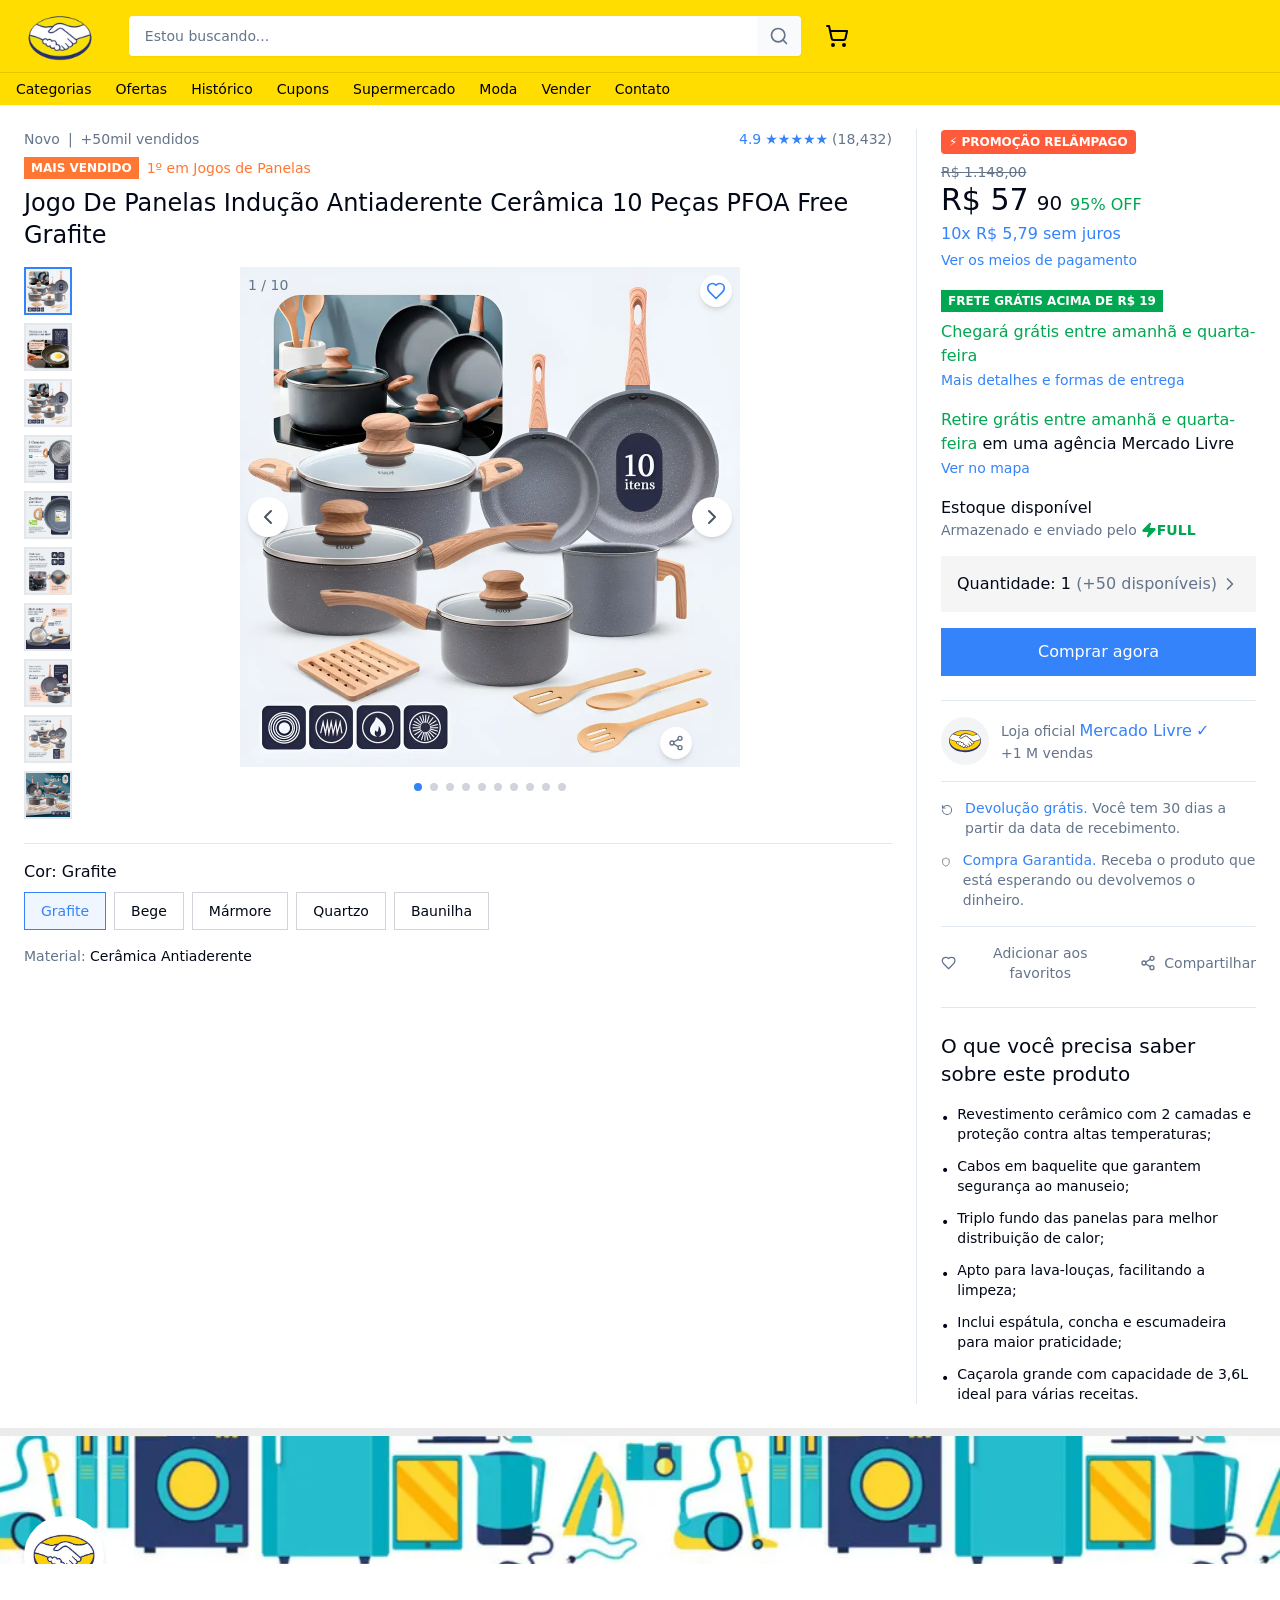
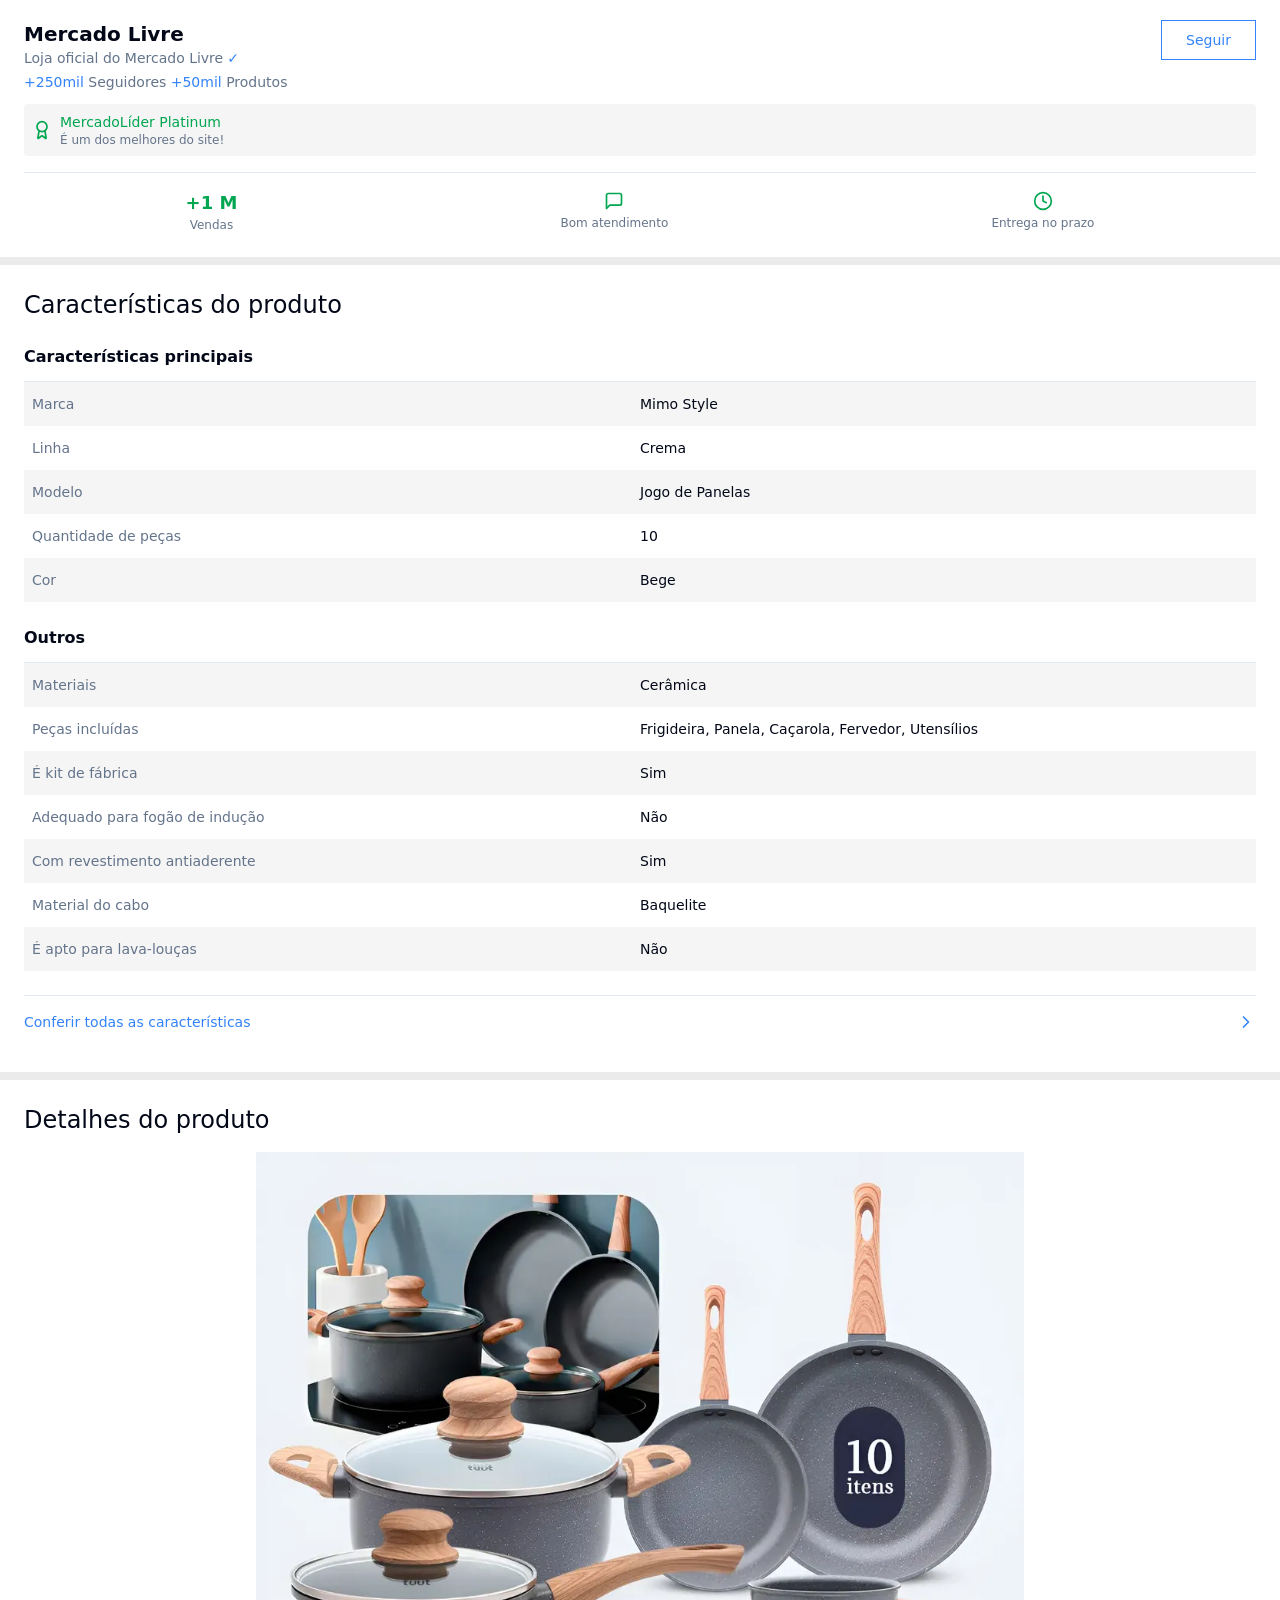
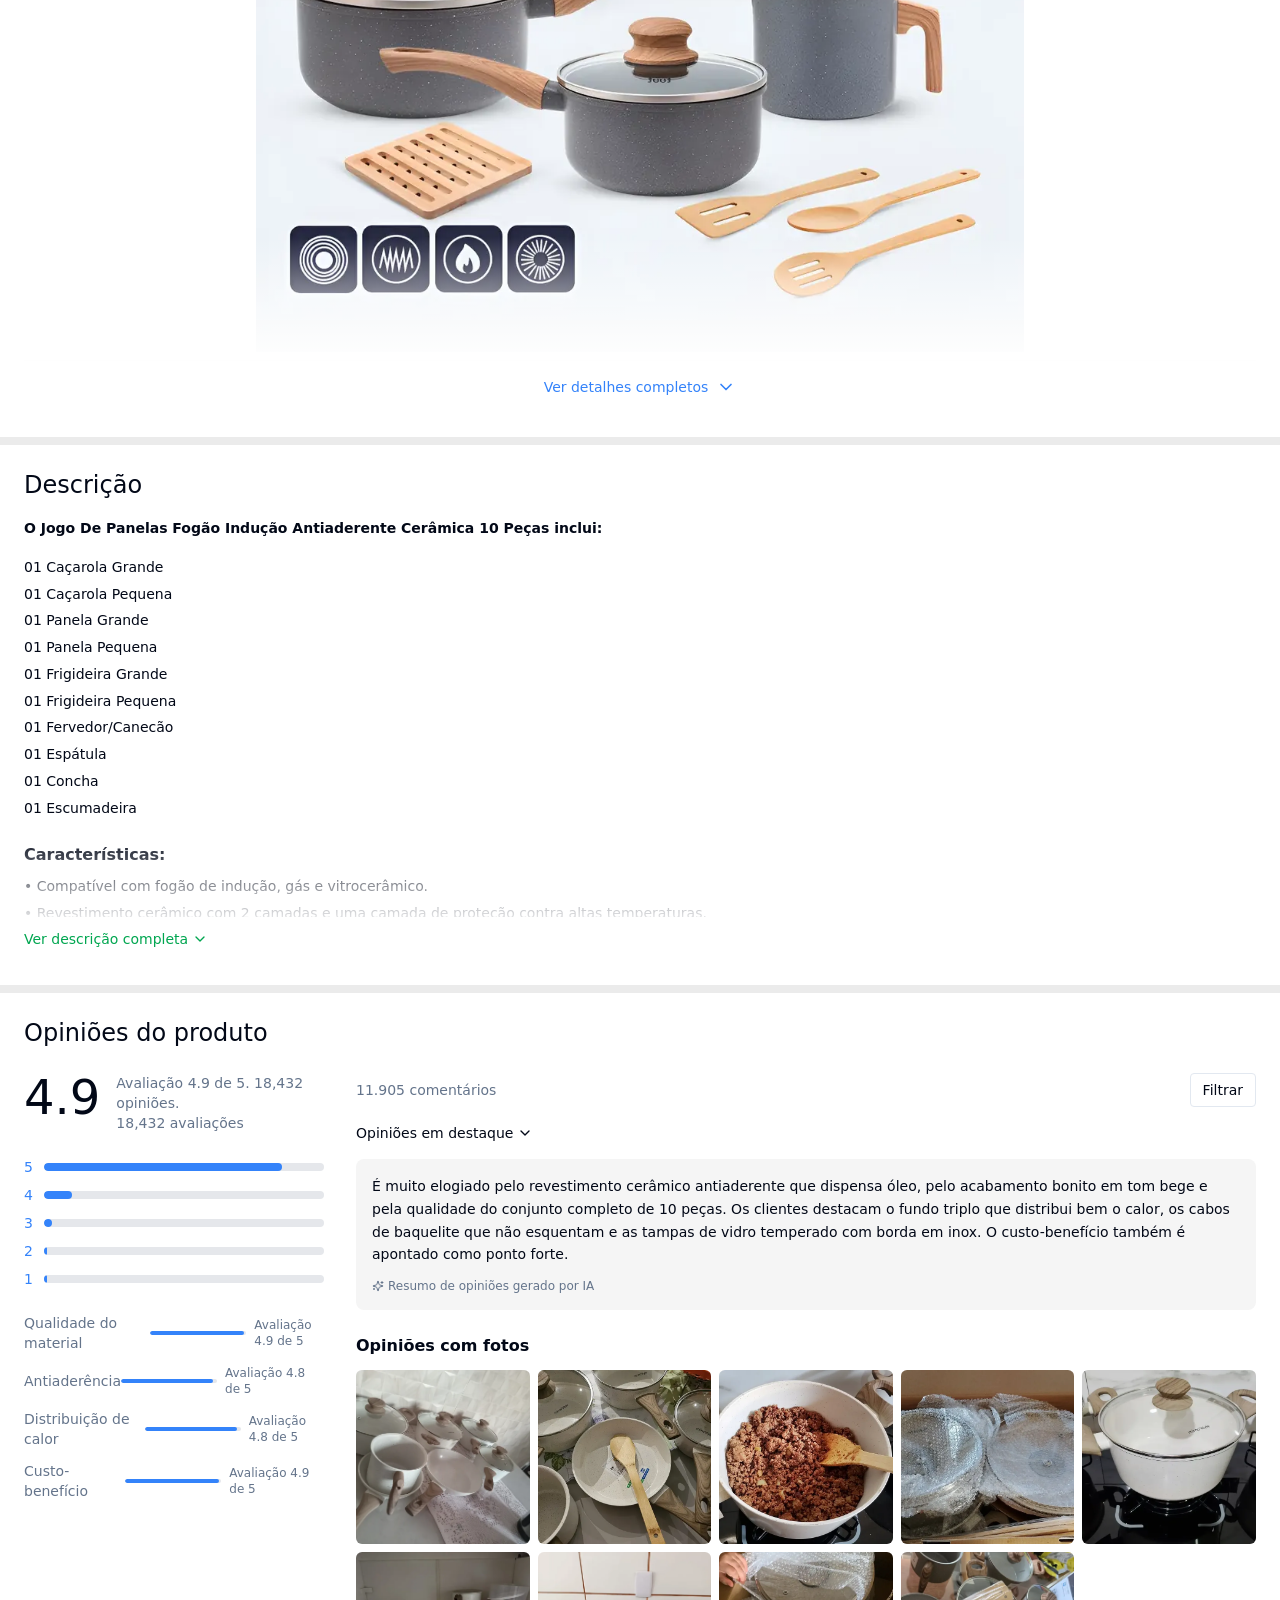
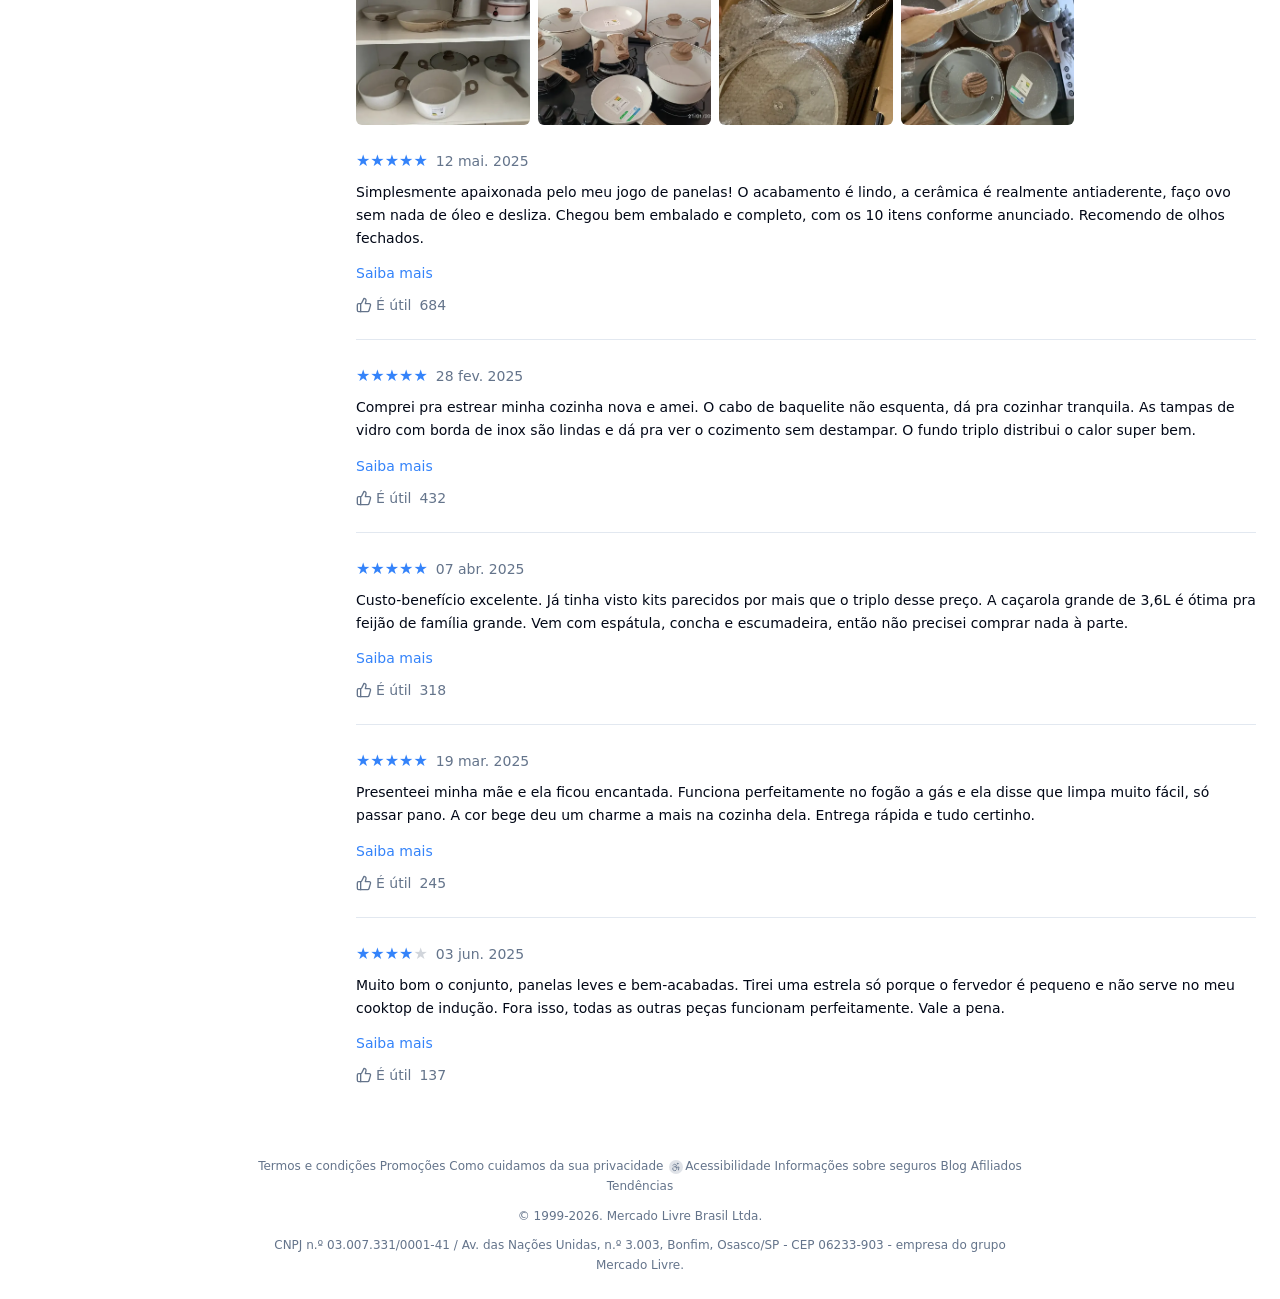
<file: index.htm>
﻿<!doctype html>
<html lang="en">
  <head>
    <meta charset="UTF-8">
    <meta name="viewport" content="width=device-width, initial-scale=1.0">
    <!-- TODO: Set the document title to the name of your application -->
    <title>Lovable App</title>
    <meta name="description" content="This application provides a customizable footer for e-commerce websites, allowing for easy integration of essential navigation and branding elements.">
    <meta name="author" content="Lovable">

    <!-- TODO: Update og:title to match your application name -->
    
    
    <meta property="og:type" content="website">
    <meta property="og:image" content="/og-image.webp">

    <meta name="twitter:card" content="summary_large_image">
    <meta name="twitter:site" content="@Lovable">
    <meta name="twitter:image" content="/og-image.webp">
  <meta property="og:title" content="Lovable App">
  <meta name="twitter:title" content="Lovable App">
  <meta property="og:description" content="This application provides a customizable footer for e-commerce websites, allowing for easy integration of essential navigation and branding elements.">
  <meta name="twitter:description" content="This application provides a customizable footer for e-commerce websites, allowing for easy integration of essential navigation and branding elements.">

    <!-- Microsoft Clarity -->
    <script type="text/javascript">
      (function(c,l,a,r,i,t,y){
          c[a]=c[a]||function(){(c[a].q=c[a].q||[]).push(arguments)};
          t=l.createElement(r);t.async=1;t.src="https://www.clarity.ms/tag/"+i;
          y=l.getElementsByTagName(r)[0];y.parentNode.insertBefore(t,y);
      })(window, document, "clarity", "script", "xtnrcmjqo5");
    </script>

    <!-- TikTok Pixel Code Start -->
    <script>
    !function (w, d, t) {
      w.TiktokAnalyticsObject=t;var ttq=w[t]=w[t]||[];ttq.methods=["page","track","identify","instances","debug","on","off","once","ready","alias","group","enableCookie","disableCookie","holdConsent","revokeConsent","grantConsent"],ttq.setAndDefer=function(t,e){t[e]=function(){t.push([e].concat(Array.prototype.slice.call(arguments,0)))}};for(var i=0;i<ttq.methods.length;i++)ttq.setAndDefer(ttq,ttq.methods[i]);ttq.instance=function(t){for(
      var e=ttq._i[t]||[],n=0;n<ttq.methods.length;n++)ttq.setAndDefer(e,ttq.methods[n]);return e},ttq.load=function(e,n){var r="https://analytics.tiktok.com/i18n/pixel/events.js",o=n&&n.partner;ttq._i=ttq._i||{},ttq._i[e]=[],ttq._i[e]._u=r,ttq._t=ttq._t||{},ttq._t[e]=+new Date,ttq._o=ttq._o||{},ttq._o[e]=n||{};n=document.createElement("script")
      ;n.type="text/javascript",n.async=!0,n.src=r+"?sdkid="+e+"&lib="+t;e=document.getElementsByTagName("script")[0];e.parentNode.insertBefore(n,e)};
      ttq.load('D7IP0BBC77U32HD1FV0G');
      ttq.page();
    }(window, document, 'ttq');
    </script>
    <!-- TikTok Pixel Code End -->
    <script type="module" crossorigin="" src="assets/index-jTU0cIz-.js"></script>
    <link rel="stylesheet" crossorigin="" href="assets/index-RZ6-RZSa.css">
  </head>


  <body>
    <div id="root"></div>
  </body>
</html>
</file>
<file: assets/index-RZ6-RZSa.css>
*,:before,:after{--tw-border-spacing-x: 0;--tw-border-spacing-y: 0;--tw-translate-x: 0;--tw-translate-y: 0;--tw-rotate: 0;--tw-skew-x: 0;--tw-skew-y: 0;--tw-scale-x: 1;--tw-scale-y: 1;--tw-pan-x: ;--tw-pan-y: ;--tw-pinch-zoom: ;--tw-scroll-snap-strictness: proximity;--tw-gradient-from-position: ;--tw-gradient-via-position: ;--tw-gradient-to-position: ;--tw-ordinal: ;--tw-slashed-zero: ;--tw-numeric-figure: ;--tw-numeric-spacing: ;--tw-numeric-fraction: ;--tw-ring-inset: ;--tw-ring-offset-width: 0px;--tw-ring-offset-color: #fff;--tw-ring-color: rgb(59 130 246 / .5);--tw-ring-offset-shadow: 0 0 #0000;--tw-ring-shadow: 0 0 #0000;--tw-shadow: 0 0 #0000;--tw-shadow-colored: 0 0 #0000;--tw-blur: ;--tw-brightness: ;--tw-contrast: ;--tw-grayscale: ;--tw-hue-rotate: ;--tw-invert: ;--tw-saturate: ;--tw-sepia: ;--tw-drop-shadow: ;--tw-backdrop-blur: ;--tw-backdrop-brightness: ;--tw-backdrop-contrast: ;--tw-backdrop-grayscale: ;--tw-backdrop-hue-rotate: ;--tw-backdrop-invert: ;--tw-backdrop-opacity: ;--tw-backdrop-saturate: ;--tw-backdrop-sepia: ;--tw-contain-size: ;--tw-contain-layout: ;--tw-contain-paint: ;--tw-contain-style: }::backdrop{--tw-border-spacing-x: 0;--tw-border-spacing-y: 0;--tw-translate-x: 0;--tw-translate-y: 0;--tw-rotate: 0;--tw-skew-x: 0;--tw-skew-y: 0;--tw-scale-x: 1;--tw-scale-y: 1;--tw-pan-x: ;--tw-pan-y: ;--tw-pinch-zoom: ;--tw-scroll-snap-strictness: proximity;--tw-gradient-from-position: ;--tw-gradient-via-position: ;--tw-gradient-to-position: ;--tw-ordinal: ;--tw-slashed-zero: ;--tw-numeric-figure: ;--tw-numeric-spacing: ;--tw-numeric-fraction: ;--tw-ring-inset: ;--tw-ring-offset-width: 0px;--tw-ring-offset-color: #fff;--tw-ring-color: rgb(59 130 246 / .5);--tw-ring-offset-shadow: 0 0 #0000;--tw-ring-shadow: 0 0 #0000;--tw-shadow: 0 0 #0000;--tw-shadow-colored: 0 0 #0000;--tw-blur: ;--tw-brightness: ;--tw-contrast: ;--tw-grayscale: ;--tw-hue-rotate: ;--tw-invert: ;--tw-saturate: ;--tw-sepia: ;--tw-drop-shadow: ;--tw-backdrop-blur: ;--tw-backdrop-brightness: ;--tw-backdrop-contrast: ;--tw-backdrop-grayscale: ;--tw-backdrop-hue-rotate: ;--tw-backdrop-invert: ;--tw-backdrop-opacity: ;--tw-backdrop-saturate: ;--tw-backdrop-sepia: ;--tw-contain-size: ;--tw-contain-layout: ;--tw-contain-paint: ;--tw-contain-style: }*,:before,:after{box-sizing:border-box;border-width:0;border-style:solid;border-color:#e5e7eb}:before,:after{--tw-content: ""}html,:host{line-height:1.5;-webkit-text-size-adjust:100%;-moz-tab-size:4;-o-tab-size:4;tab-size:4;font-family:ui-sans-serif,system-ui,sans-serif,"Apple Color Emoji","Segoe UI Emoji",Segoe UI Symbol,"Noto Color Emoji";font-feature-settings:normal;font-variation-settings:normal;-webkit-tap-highlight-color:transparent}body{margin:0;line-height:inherit}hr{height:0;color:inherit;border-top-width:1px}abbr:where([title]){-webkit-text-decoration:underline dotted;text-decoration:underline dotted}h1,h2,h3,h4,h5,h6{font-size:inherit;font-weight:inherit}a{color:inherit;text-decoration:inherit}b,strong{font-weight:bolder}code,kbd,samp,pre{font-family:ui-monospace,SFMono-Regular,Menlo,Monaco,Consolas,Liberation Mono,Courier New,monospace;font-feature-settings:normal;font-variation-settings:normal;font-size:1em}small{font-size:80%}sub,sup{font-size:75%;line-height:0;position:relative;vertical-align:baseline}sub{bottom:-.25em}sup{top:-.5em}table{text-indent:0;border-color:inherit;border-collapse:collapse}button,input,optgroup,select,textarea{font-family:inherit;font-feature-settings:inherit;font-variation-settings:inherit;font-size:100%;font-weight:inherit;line-height:inherit;letter-spacing:inherit;color:inherit;margin:0;padding:0}button,select{text-transform:none}button,input:where([type=button]),input:where([type=reset]),input:where([type=submit]){-webkit-appearance:button;background-color:transparent;background-image:none}:-moz-focusring{outline:auto}:-moz-ui-invalid{box-shadow:none}progress{vertical-align:baseline}::-webkit-inner-spin-button,::-webkit-outer-spin-button{height:auto}[type=search]{-webkit-appearance:textfield;outline-offset:-2px}::-webkit-search-decoration{-webkit-appearance:none}::-webkit-file-upload-button{-webkit-appearance:button;font:inherit}summary{display:list-item}blockquote,dl,dd,h1,h2,h3,h4,h5,h6,hr,figure,p,pre{margin:0}fieldset{margin:0;padding:0}legend{padding:0}ol,ul,menu{list-style:none;margin:0;padding:0}dialog{padding:0}textarea{resize:vertical}input::-moz-placeholder,textarea::-moz-placeholder{opacity:1;color:#9ca3af}input::placeholder,textarea::placeholder{opacity:1;color:#9ca3af}button,[role=button]{cursor:pointer}:disabled{cursor:default}img,svg,video,canvas,audio,iframe,embed,object{display:block;vertical-align:middle}img,video{max-width:100%;height:auto}[hidden]:where(:not([hidden=until-found])){display:none}:root{--background: 0 0% 100%;--foreground: 222.2 84% 4.9%;--card: 0 0% 100%;--card-foreground: 222.2 84% 4.9%;--popover: 0 0% 100%;--popover-foreground: 222.2 84% 4.9%;--primary: 222.2 47.4% 11.2%;--primary-foreground: 210 40% 98%;--secondary: 210 40% 96.1%;--secondary-foreground: 222.2 47.4% 11.2%;--muted: 210 40% 96.1%;--muted-foreground: 215.4 16.3% 46.9%;--accent: 210 40% 96.1%;--accent-foreground: 222.2 47.4% 11.2%;--destructive: 0 84.2% 60.2%;--destructive-foreground: 210 40% 98%;--border: 214.3 31.8% 91.4%;--input: 214.3 31.8% 91.4%;--ring: 222.2 84% 4.9%;--radius: .5rem;--brand: 52 100% 50%;--brand-foreground: 0 0% 0%;--footer: 0 0% 93%;--footer-foreground: 0 0% 20%;--footer-border: 0 0% 85%;--footer-title: 0 0% 20%;--footer-link: 0 0% 40%;--footer-link-hover: 52 100% 40%;--footer-muted: 0 0% 55%;--sidebar-background: 0 0% 98%;--sidebar-foreground: 240 5.3% 26.1%;--sidebar-primary: 240 5.9% 10%;--sidebar-primary-foreground: 0 0% 98%;--sidebar-accent: 240 4.8% 95.9%;--sidebar-accent-foreground: 240 5.9% 10%;--sidebar-border: 220 13% 91%;--sidebar-ring: 217.2 91.2% 59.8%}*{border-color:hsl(var(--border))}body{background-color:hsl(var(--background));color:hsl(var(--foreground))}html,body{overflow-x:hidden;max-width:100vw}#root{max-width:100vw;overflow-x:hidden}.container{width:100%;margin-right:auto;margin-left:auto;padding-right:2rem;padding-left:2rem}@media (min-width: 1400px){.container{max-width:1400px}}.sr-only{position:absolute;width:1px;height:1px;padding:0;margin:-1px;overflow:hidden;clip:rect(0,0,0,0);white-space:nowrap;border-width:0}.pointer-events-none{pointer-events:none}.pointer-events-auto{pointer-events:auto}.visible{visibility:visible}.invisible{visibility:hidden}.fixed{position:fixed}.absolute{position:absolute}.relative{position:relative}.sticky{position:sticky}.inset-0{top:0;right:0;bottom:0;left:0}.inset-x-0{left:0;right:0}.inset-y-0{top:0;bottom:0}.-bottom-12{bottom:-3rem}.-bottom-8{bottom:-2rem}.-left-12{left:-3rem}.-right-12{right:-3rem}.-top-12{top:-3rem}.bottom-0{bottom:0}.bottom-12{bottom:3rem}.bottom-2{bottom:.5rem}.bottom-8{bottom:2rem}.left-0{left:0}.left-1{left:.25rem}.left-1\/2{left:50%}.left-2{left:.5rem}.left-4{left:1rem}.left-\[50\%\]{left:50%}.right-0{right:0}.right-1{right:.25rem}.right-12{right:3rem}.right-2{right:.5rem}.right-3{right:.75rem}.right-4{right:1rem}.top-0{top:0}.top-1\.5{top:.375rem}.top-1\/2{top:50%}.top-2{top:.5rem}.top-3\.5{top:.875rem}.top-4{top:1rem}.top-\[1px\]{top:1px}.top-\[50\%\]{top:50%}.top-\[60\%\]{top:60%}.top-full{top:100%}.z-10{z-index:10}.z-20{z-index:20}.z-50{z-index:50}.z-\[100\]{z-index:100}.z-\[1\]{z-index:1}.-mx-1{margin-left:-.25rem;margin-right:-.25rem}.-mx-4{margin-left:-1rem;margin-right:-1rem}.mx-0\.5{margin-left:.125rem;margin-right:.125rem}.mx-2{margin-left:.5rem;margin-right:.5rem}.mx-3\.5{margin-left:.875rem;margin-right:.875rem}.mx-auto{margin-left:auto;margin-right:auto}.my-1{margin-top:.25rem;margin-bottom:.25rem}.-ml-2{margin-left:-.5rem}.-ml-3{margin-left:-.75rem}.-ml-4{margin-left:-1rem}.-mr-2{margin-right:-.5rem}.-mr-3{margin-right:-.75rem}.-mt-4{margin-top:-1rem}.mb-1{margin-bottom:.25rem}.mb-2{margin-bottom:.5rem}.mb-3{margin-bottom:.75rem}.mb-4{margin-bottom:1rem}.mb-6{margin-bottom:1.5rem}.ml-1{margin-left:.25rem}.ml-auto{margin-left:auto}.mr-2{margin-right:.5rem}.mt-0\.5{margin-top:.125rem}.mt-1{margin-top:.25rem}.mt-1\.5{margin-top:.375rem}.mt-2{margin-top:.5rem}.mt-24{margin-top:6rem}.mt-3{margin-top:.75rem}.mt-4{margin-top:1rem}.mt-6{margin-top:1.5rem}.mt-8{margin-top:2rem}.mt-auto{margin-top:auto}.line-clamp-2{overflow:hidden;display:-webkit-box;-webkit-box-orient:vertical;-webkit-line-clamp:2}.block{display:block}.inline-block{display:inline-block}.flex{display:flex}.inline-flex{display:inline-flex}.table{display:table}.grid{display:grid}.hidden{display:none}.aspect-square{aspect-ratio:1 / 1}.size-4{width:1rem;height:1rem}.h-1{height:.25rem}.h-1\.5{height:.375rem}.h-10{height:2.5rem}.h-11{height:2.75rem}.h-12{height:3rem}.h-16{height:4rem}.h-2{height:.5rem}.h-2\.5{height:.625rem}.h-24{height:6rem}.h-3{height:.75rem}.h-3\.5{height:.875rem}.h-32{height:8rem}.h-4{height:1rem}.h-5{height:1.25rem}.h-6{height:1.5rem}.h-7{height:1.75rem}.h-8{height:2rem}.h-9{height:2.25rem}.h-\[100px\]{height:100px}.h-\[1px\]{height:1px}.h-\[var\(--radix-navigation-menu-viewport-height\)\]{height:var(--radix-navigation-menu-viewport-height)}.h-\[var\(--radix-select-trigger-height\)\]{height:var(--radix-select-trigger-height)}.h-auto{height:auto}.h-full{height:100%}.h-px{height:1px}.h-svh{height:100svh}.max-h-96{max-height:24rem}.max-h-\[300px\]{max-height:300px}.max-h-\[400px\]{max-height:400px}.max-h-\[800px\]{max-height:800px}.max-h-none{max-height:none}.max-h-screen{max-height:100vh}.min-h-0{min-height:0px}.min-h-\[40px\]{min-height:40px}.min-h-\[80px\]{min-height:80px}.min-h-screen{min-height:100vh}.min-h-svh{min-height:100svh}.w-1\/2{width:50%}.w-10{width:2.5rem}.w-11{width:2.75rem}.w-12{width:3rem}.w-16{width:4rem}.w-2{width:.5rem}.w-2\.5{width:.625rem}.w-24{width:6rem}.w-3{width:.75rem}.w-3\.5{width:.875rem}.w-3\/4{width:75%}.w-4{width:1rem}.w-5{width:1.25rem}.w-6{width:1.5rem}.w-64{width:16rem}.w-7{width:1.75rem}.w-72{width:18rem}.w-8{width:2rem}.w-9{width:2.25rem}.w-\[--sidebar-width\]{width:var(--sidebar-width)}.w-\[100px\]{width:100px}.w-\[170px\]{width:170px}.w-\[1px\]{width:1px}.w-\[280px\]{width:280px}.w-auto{width:auto}.w-full{width:100%}.w-max{width:-moz-max-content;width:max-content}.w-px{width:1px}.min-w-0{min-width:0px}.min-w-5{min-width:1.25rem}.min-w-\[12rem\]{min-width:12rem}.min-w-\[8rem\]{min-width:8rem}.min-w-\[var\(--radix-select-trigger-width\)\]{min-width:var(--radix-select-trigger-width)}.max-w-2xl{max-width:42rem}.max-w-3xl{max-width:48rem}.max-w-\[--skeleton-width\]{max-width:var(--skeleton-width)}.max-w-\[500px\]{max-width:500px}.max-w-\[768px\]{max-width:768px}.max-w-lg{max-width:32rem}.max-w-max{max-width:-moz-max-content;max-width:max-content}.max-w-md{max-width:28rem}.flex-1{flex:1 1 0%}.flex-shrink-0,.shrink-0{flex-shrink:0}.grow{flex-grow:1}.grow-0{flex-grow:0}.basis-full{flex-basis:100%}.caption-bottom{caption-side:bottom}.border-collapse{border-collapse:collapse}.-translate-x-1\/2{--tw-translate-x: -50%;transform:translate(var(--tw-translate-x),var(--tw-translate-y)) rotate(var(--tw-rotate)) skew(var(--tw-skew-x)) skewY(var(--tw-skew-y)) scaleX(var(--tw-scale-x)) scaleY(var(--tw-scale-y))}.-translate-x-px{--tw-translate-x: -1px;transform:translate(var(--tw-translate-x),var(--tw-translate-y)) rotate(var(--tw-rotate)) skew(var(--tw-skew-x)) skewY(var(--tw-skew-y)) scaleX(var(--tw-scale-x)) scaleY(var(--tw-scale-y))}.-translate-y-1\/2{--tw-translate-y: -50%;transform:translate(var(--tw-translate-x),var(--tw-translate-y)) rotate(var(--tw-rotate)) skew(var(--tw-skew-x)) skewY(var(--tw-skew-y)) scaleX(var(--tw-scale-x)) scaleY(var(--tw-scale-y))}.translate-x-\[-50\%\]{--tw-translate-x: -50%;transform:translate(var(--tw-translate-x),var(--tw-translate-y)) rotate(var(--tw-rotate)) skew(var(--tw-skew-x)) skewY(var(--tw-skew-y)) scaleX(var(--tw-scale-x)) scaleY(var(--tw-scale-y))}.translate-x-px{--tw-translate-x: 1px;transform:translate(var(--tw-translate-x),var(--tw-translate-y)) rotate(var(--tw-rotate)) skew(var(--tw-skew-x)) skewY(var(--tw-skew-y)) scaleX(var(--tw-scale-x)) scaleY(var(--tw-scale-y))}.translate-y-\[-50\%\]{--tw-translate-y: -50%;transform:translate(var(--tw-translate-x),var(--tw-translate-y)) rotate(var(--tw-rotate)) skew(var(--tw-skew-x)) skewY(var(--tw-skew-y)) scaleX(var(--tw-scale-x)) scaleY(var(--tw-scale-y))}.rotate-180{--tw-rotate: 180deg;transform:translate(var(--tw-translate-x),var(--tw-translate-y)) rotate(var(--tw-rotate)) skew(var(--tw-skew-x)) skewY(var(--tw-skew-y)) scaleX(var(--tw-scale-x)) scaleY(var(--tw-scale-y))}.rotate-45{--tw-rotate: 45deg;transform:translate(var(--tw-translate-x),var(--tw-translate-y)) rotate(var(--tw-rotate)) skew(var(--tw-skew-x)) skewY(var(--tw-skew-y)) scaleX(var(--tw-scale-x)) scaleY(var(--tw-scale-y))}.rotate-90{--tw-rotate: 90deg;transform:translate(var(--tw-translate-x),var(--tw-translate-y)) rotate(var(--tw-rotate)) skew(var(--tw-skew-x)) skewY(var(--tw-skew-y)) scaleX(var(--tw-scale-x)) scaleY(var(--tw-scale-y))}.transform{transform:translate(var(--tw-translate-x),var(--tw-translate-y)) rotate(var(--tw-rotate)) skew(var(--tw-skew-x)) skewY(var(--tw-skew-y)) scaleX(var(--tw-scale-x)) scaleY(var(--tw-scale-y))}@keyframes pulse{50%{opacity:.5}}.animate-pulse{animation:pulse 2s cubic-bezier(.4,0,.6,1) infinite}.cursor-default{cursor:default}.cursor-pointer{cursor:pointer}.touch-none{touch-action:none}.select-none{-webkit-user-select:none;-moz-user-select:none;user-select:none}.list-none{list-style-type:none}.grid-cols-1{grid-template-columns:repeat(1,minmax(0,1fr))}.grid-cols-3{grid-template-columns:repeat(3,minmax(0,1fr))}.flex-row{flex-direction:row}.flex-col{flex-direction:column}.flex-col-reverse{flex-direction:column-reverse}.flex-wrap{flex-wrap:wrap}.items-start{align-items:flex-start}.items-end{align-items:flex-end}.items-center{align-items:center}.items-baseline{align-items:baseline}.justify-center{justify-content:center}.justify-between{justify-content:space-between}.justify-around{justify-content:space-around}.gap-0{gap:0px}.gap-1{gap:.25rem}.gap-1\.5{gap:.375rem}.gap-2{gap:.5rem}.gap-3{gap:.75rem}.gap-4{gap:1rem}.gap-6{gap:1.5rem}.gap-8{gap:2rem}.space-x-1>:not([hidden])~:not([hidden]){--tw-space-x-reverse: 0;margin-right:calc(.25rem * var(--tw-space-x-reverse));margin-left:calc(.25rem * calc(1 - var(--tw-space-x-reverse)))}.space-x-4>:not([hidden])~:not([hidden]){--tw-space-x-reverse: 0;margin-right:calc(1rem * var(--tw-space-x-reverse));margin-left:calc(1rem * calc(1 - var(--tw-space-x-reverse)))}.space-y-1>:not([hidden])~:not([hidden]){--tw-space-y-reverse: 0;margin-top:calc(.25rem * calc(1 - var(--tw-space-y-reverse)));margin-bottom:calc(.25rem * var(--tw-space-y-reverse))}.space-y-1\.5>:not([hidden])~:not([hidden]){--tw-space-y-reverse: 0;margin-top:calc(.375rem * calc(1 - var(--tw-space-y-reverse)));margin-bottom:calc(.375rem * var(--tw-space-y-reverse))}.space-y-2>:not([hidden])~:not([hidden]){--tw-space-y-reverse: 0;margin-top:calc(.5rem * calc(1 - var(--tw-space-y-reverse)));margin-bottom:calc(.5rem * var(--tw-space-y-reverse))}.space-y-3>:not([hidden])~:not([hidden]){--tw-space-y-reverse: 0;margin-top:calc(.75rem * calc(1 - var(--tw-space-y-reverse)));margin-bottom:calc(.75rem * var(--tw-space-y-reverse))}.space-y-4>:not([hidden])~:not([hidden]){--tw-space-y-reverse: 0;margin-top:calc(1rem * calc(1 - var(--tw-space-y-reverse)));margin-bottom:calc(1rem * var(--tw-space-y-reverse))}.space-y-6>:not([hidden])~:not([hidden]){--tw-space-y-reverse: 0;margin-top:calc(1.5rem * calc(1 - var(--tw-space-y-reverse)));margin-bottom:calc(1.5rem * var(--tw-space-y-reverse))}.overflow-auto{overflow:auto}.overflow-hidden{overflow:hidden}.overflow-x-auto{overflow-x:auto}.overflow-y-auto{overflow-y:auto}.overflow-x-hidden{overflow-x:hidden}.scroll-smooth{scroll-behavior:smooth}.whitespace-nowrap{white-space:nowrap}.whitespace-pre-line{white-space:pre-line}.break-words{overflow-wrap:break-word}.rounded{border-radius:.25rem}.rounded-\[inherit\]{border-radius:inherit}.rounded-full{border-radius:9999px}.rounded-lg{border-radius:var(--radius)}.rounded-md{border-radius:calc(var(--radius) - 2px)}.rounded-none{border-radius:0}.rounded-sm{border-radius:calc(var(--radius) - 4px)}.rounded-r-sm{border-top-right-radius:calc(var(--radius) - 4px);border-bottom-right-radius:calc(var(--radius) - 4px)}.rounded-t-\[10px\]{border-top-left-radius:10px;border-top-right-radius:10px}.rounded-tl-sm{border-top-left-radius:calc(var(--radius) - 4px)}.border{border-width:1px}.border-0{border-width:0px}.border-2{border-width:2px}.border-4{border-width:4px}.border-y{border-top-width:1px;border-bottom-width:1px}.border-b{border-bottom-width:1px}.border-l{border-left-width:1px}.border-r{border-right-width:1px}.border-t{border-top-width:1px}.border-\[\#3483fa\]{--tw-border-opacity: 1;border-color:rgb(52 131 250 / var(--tw-border-opacity, 1))}.border-brand-foreground\/10{border-color:hsl(var(--brand-foreground) / .1)}.border-destructive{border-color:hsl(var(--destructive))}.border-destructive\/50{border-color:hsl(var(--destructive) / .5)}.border-gray-200{--tw-border-opacity: 1;border-color:rgb(229 231 235 / var(--tw-border-opacity, 1))}.border-gray-300{--tw-border-opacity: 1;border-color:rgb(209 213 219 / var(--tw-border-opacity, 1))}.border-input{border-color:hsl(var(--input))}.border-primary{border-color:hsl(var(--primary))}.border-sidebar-border{border-color:hsl(var(--sidebar-border))}.border-transparent{border-color:transparent}.border-white{--tw-border-opacity: 1;border-color:rgb(255 255 255 / var(--tw-border-opacity, 1))}.border-l-transparent{border-left-color:transparent}.border-t-transparent{border-top-color:transparent}.bg-\[\#00a650\]{--tw-bg-opacity: 1;background-color:rgb(0 166 80 / var(--tw-bg-opacity, 1))}.bg-\[\#3483fa\]{--tw-bg-opacity: 1;background-color:rgb(52 131 250 / var(--tw-bg-opacity, 1))}.bg-\[\#ebebeb\]{--tw-bg-opacity: 1;background-color:rgb(235 235 235 / var(--tw-bg-opacity, 1))}.bg-\[\#f5f5f5\]{--tw-bg-opacity: 1;background-color:rgb(245 245 245 / var(--tw-bg-opacity, 1))}.bg-\[\#ff5b3a\]{--tw-bg-opacity: 1;background-color:rgb(255 91 58 / var(--tw-bg-opacity, 1))}.bg-\[\#ff7733\]{--tw-bg-opacity: 1;background-color:rgb(255 119 51 / var(--tw-bg-opacity, 1))}.bg-accent{background-color:hsl(var(--accent))}.bg-background{background-color:hsl(var(--background))}.bg-black\/80{background-color:#000c}.bg-blue-50{--tw-bg-opacity: 1;background-color:rgb(239 246 255 / var(--tw-bg-opacity, 1))}.bg-border{background-color:hsl(var(--border))}.bg-brand{background-color:hsl(var(--brand))}.bg-card{background-color:hsl(var(--card))}.bg-destructive{background-color:hsl(var(--destructive))}.bg-foreground{background-color:hsl(var(--foreground))}.bg-gray-100{--tw-bg-opacity: 1;background-color:rgb(243 244 246 / var(--tw-bg-opacity, 1))}.bg-gray-200{--tw-bg-opacity: 1;background-color:rgb(229 231 235 / var(--tw-bg-opacity, 1))}.bg-gray-300{--tw-bg-opacity: 1;background-color:rgb(209 213 219 / var(--tw-bg-opacity, 1))}.bg-muted{background-color:hsl(var(--muted))}.bg-muted-foreground\/20{background-color:hsl(var(--muted-foreground) / .2)}.bg-muted\/50{background-color:hsl(var(--muted) / .5)}.bg-popover{background-color:hsl(var(--popover))}.bg-primary{background-color:hsl(var(--primary))}.bg-secondary{background-color:hsl(var(--secondary))}.bg-sidebar{background-color:hsl(var(--sidebar-background))}.bg-sidebar-border{background-color:hsl(var(--sidebar-border))}.bg-transparent{background-color:transparent}.bg-white{--tw-bg-opacity: 1;background-color:rgb(255 255 255 / var(--tw-bg-opacity, 1))}.bg-gradient-to-t{background-image:linear-gradient(to top,var(--tw-gradient-stops))}.from-white{--tw-gradient-from: #fff var(--tw-gradient-from-position);--tw-gradient-to: rgb(255 255 255 / 0) var(--tw-gradient-to-position);--tw-gradient-stops: var(--tw-gradient-from), var(--tw-gradient-to)}.to-transparent{--tw-gradient-to: transparent var(--tw-gradient-to-position)}.fill-\[\#00a650\]{fill:#00a650}.fill-\[\#3483fa\]{fill:#3483fa}.fill-current{fill:currentColor}.object-contain{-o-object-fit:contain;object-fit:contain}.object-cover{-o-object-fit:cover;object-fit:cover}.p-0{padding:0}.p-0\.5{padding:.125rem}.p-1{padding:.25rem}.p-2{padding:.5rem}.p-3{padding:.75rem}.p-4{padding:1rem}.p-6{padding:1.5rem}.p-\[1px\]{padding:1px}.px-0{padding-left:0;padding-right:0}.px-1{padding-left:.25rem;padding-right:.25rem}.px-1\.5{padding-left:.375rem;padding-right:.375rem}.px-2{padding-left:.5rem;padding-right:.5rem}.px-2\.5{padding-left:.625rem;padding-right:.625rem}.px-3{padding-left:.75rem;padding-right:.75rem}.px-4{padding-left:1rem;padding-right:1rem}.px-5{padding-left:1.25rem;padding-right:1.25rem}.px-6{padding-left:1.5rem;padding-right:1.5rem}.px-8{padding-left:2rem;padding-right:2rem}.py-0{padding-top:0;padding-bottom:0}.py-0\.5{padding-top:.125rem;padding-bottom:.125rem}.py-1{padding-top:.25rem;padding-bottom:.25rem}.py-1\.5{padding-top:.375rem;padding-bottom:.375rem}.py-2{padding-top:.5rem;padding-bottom:.5rem}.py-3{padding-top:.75rem;padding-bottom:.75rem}.py-4{padding-top:1rem;padding-bottom:1rem}.py-6{padding-top:1.5rem;padding-bottom:1.5rem}.pb-4{padding-bottom:1rem}.pb-6{padding-bottom:1.5rem}.pl-2\.5{padding-left:.625rem}.pl-4{padding-left:1rem}.pl-8{padding-left:2rem}.pr-12{padding-right:3rem}.pr-2{padding-right:.5rem}.pr-2\.5{padding-right:.625rem}.pr-8{padding-right:2rem}.pt-0{padding-top:0}.pt-1{padding-top:.25rem}.pt-12{padding-top:3rem}.pt-4{padding-top:1rem}.pt-6{padding-top:1.5rem}.text-left{text-align:left}.text-center{text-align:center}.align-top{vertical-align:top}.align-middle{vertical-align:middle}.text-2xl{font-size:1.5rem;line-height:2rem}.text-3xl{font-size:1.875rem;line-height:2.25rem}.text-4xl{font-size:2.25rem;line-height:2.5rem}.text-5xl{font-size:3rem;line-height:1}.text-\[0\.8rem\]{font-size:.8rem}.text-\[10px\]{font-size:10px}.text-base{font-size:1rem;line-height:1.5rem}.text-lg{font-size:1.125rem;line-height:1.75rem}.text-sm{font-size:.875rem;line-height:1.25rem}.text-xl{font-size:1.25rem;line-height:1.75rem}.text-xs{font-size:.75rem;line-height:1rem}.font-bold{font-weight:700}.font-light{font-weight:300}.font-medium{font-weight:500}.font-normal{font-weight:400}.font-semibold{font-weight:600}.uppercase{text-transform:uppercase}.tabular-nums{--tw-numeric-spacing: tabular-nums;font-variant-numeric:var(--tw-ordinal) var(--tw-slashed-zero) var(--tw-numeric-figure) var(--tw-numeric-spacing) var(--tw-numeric-fraction)}.leading-none{line-height:1}.leading-relaxed{line-height:1.625}.tracking-tight{letter-spacing:-.025em}.tracking-widest{letter-spacing:.1em}.text-\[\#00a650\]{--tw-text-opacity: 1;color:rgb(0 166 80 / var(--tw-text-opacity, 1))}.text-\[\#3483fa\]{--tw-text-opacity: 1;color:rgb(52 131 250 / var(--tw-text-opacity, 1))}.text-\[\#ff7733\]{--tw-text-opacity: 1;color:rgb(255 119 51 / var(--tw-text-opacity, 1))}.text-accent-foreground{color:hsl(var(--accent-foreground))}.text-brand-foreground{color:hsl(var(--brand-foreground))}.text-card-foreground{color:hsl(var(--card-foreground))}.text-current{color:currentColor}.text-destructive{color:hsl(var(--destructive))}.text-destructive-foreground{color:hsl(var(--destructive-foreground))}.text-foreground{color:hsl(var(--foreground))}.text-foreground\/50{color:hsl(var(--foreground) / .5)}.text-gray-300{--tw-text-opacity: 1;color:rgb(209 213 219 / var(--tw-text-opacity, 1))}.text-gray-600{--tw-text-opacity: 1;color:rgb(75 85 99 / var(--tw-text-opacity, 1))}.text-muted-foreground{color:hsl(var(--muted-foreground))}.text-popover-foreground{color:hsl(var(--popover-foreground))}.text-primary{color:hsl(var(--primary))}.text-primary-foreground{color:hsl(var(--primary-foreground))}.text-secondary-foreground{color:hsl(var(--secondary-foreground))}.text-sidebar-foreground{color:hsl(var(--sidebar-foreground))}.text-sidebar-foreground\/70{color:hsl(var(--sidebar-foreground) / .7)}.text-white{--tw-text-opacity: 1;color:rgb(255 255 255 / var(--tw-text-opacity, 1))}.underline{text-decoration-line:underline}.line-through{text-decoration-line:line-through}.underline-offset-4{text-underline-offset:4px}.opacity-0{opacity:0}.opacity-50{opacity:.5}.opacity-60{opacity:.6}.opacity-70{opacity:.7}.opacity-90{opacity:.9}.shadow-\[0_0_0_1px_hsl\(var\(--sidebar-border\)\)\]{--tw-shadow: 0 0 0 1px hsl(var(--sidebar-border));--tw-shadow-colored: 0 0 0 1px var(--tw-shadow-color);box-shadow:var(--tw-ring-offset-shadow, 0 0 #0000),var(--tw-ring-shadow, 0 0 #0000),var(--tw-shadow)}.shadow-lg{--tw-shadow: 0 10px 15px -3px rgb(0 0 0 / .1), 0 4px 6px -4px rgb(0 0 0 / .1);--tw-shadow-colored: 0 10px 15px -3px var(--tw-shadow-color), 0 4px 6px -4px var(--tw-shadow-color);box-shadow:var(--tw-ring-offset-shadow, 0 0 #0000),var(--tw-ring-shadow, 0 0 #0000),var(--tw-shadow)}.shadow-md{--tw-shadow: 0 4px 6px -1px rgb(0 0 0 / .1), 0 2px 4px -2px rgb(0 0 0 / .1);--tw-shadow-colored: 0 4px 6px -1px var(--tw-shadow-color), 0 2px 4px -2px var(--tw-shadow-color);box-shadow:var(--tw-ring-offset-shadow, 0 0 #0000),var(--tw-ring-shadow, 0 0 #0000),var(--tw-shadow)}.shadow-none{--tw-shadow: 0 0 #0000;--tw-shadow-colored: 0 0 #0000;box-shadow:var(--tw-ring-offset-shadow, 0 0 #0000),var(--tw-ring-shadow, 0 0 #0000),var(--tw-shadow)}.shadow-sm{--tw-shadow: 0 1px 2px 0 rgb(0 0 0 / .05);--tw-shadow-colored: 0 1px 2px 0 var(--tw-shadow-color);box-shadow:var(--tw-ring-offset-shadow, 0 0 #0000),var(--tw-ring-shadow, 0 0 #0000),var(--tw-shadow)}.outline-none{outline:2px solid transparent;outline-offset:2px}.outline{outline-style:solid}.ring-0{--tw-ring-offset-shadow: var(--tw-ring-inset) 0 0 0 var(--tw-ring-offset-width) var(--tw-ring-offset-color);--tw-ring-shadow: var(--tw-ring-inset) 0 0 0 calc(0px + var(--tw-ring-offset-width)) var(--tw-ring-color);box-shadow:var(--tw-ring-offset-shadow),var(--tw-ring-shadow),var(--tw-shadow, 0 0 #0000)}.ring-2{--tw-ring-offset-shadow: var(--tw-ring-inset) 0 0 0 var(--tw-ring-offset-width) var(--tw-ring-offset-color);--tw-ring-shadow: var(--tw-ring-inset) 0 0 0 calc(2px + var(--tw-ring-offset-width)) var(--tw-ring-color);box-shadow:var(--tw-ring-offset-shadow),var(--tw-ring-shadow),var(--tw-shadow, 0 0 #0000)}.ring-ring{--tw-ring-color: hsl(var(--ring))}.ring-sidebar-ring{--tw-ring-color: hsl(var(--sidebar-ring))}.ring-offset-background{--tw-ring-offset-color: hsl(var(--background))}.filter{filter:var(--tw-blur) var(--tw-brightness) var(--tw-contrast) var(--tw-grayscale) var(--tw-hue-rotate) var(--tw-invert) var(--tw-saturate) var(--tw-sepia) var(--tw-drop-shadow)}.transition{transition-property:color,background-color,border-color,text-decoration-color,fill,stroke,opacity,box-shadow,transform,filter,backdrop-filter;transition-timing-function:cubic-bezier(.4,0,.2,1);transition-duration:.15s}.transition-\[left\,right\,width\]{transition-property:left,right,width;transition-timing-function:cubic-bezier(.4,0,.2,1);transition-duration:.15s}.transition-\[margin\,opa\]{transition-property:margin,opa;transition-timing-function:cubic-bezier(.4,0,.2,1);transition-duration:.15s}.transition-\[width\,height\,padding\]{transition-property:width,height,padding;transition-timing-function:cubic-bezier(.4,0,.2,1);transition-duration:.15s}.transition-\[width\]{transition-property:width;transition-timing-function:cubic-bezier(.4,0,.2,1);transition-duration:.15s}.transition-all{transition-property:all;transition-timing-function:cubic-bezier(.4,0,.2,1);transition-duration:.15s}.transition-colors{transition-property:color,background-color,border-color,text-decoration-color,fill,stroke;transition-timing-function:cubic-bezier(.4,0,.2,1);transition-duration:.15s}.transition-opacity{transition-property:opacity;transition-timing-function:cubic-bezier(.4,0,.2,1);transition-duration:.15s}.transition-shadow{transition-property:box-shadow;transition-timing-function:cubic-bezier(.4,0,.2,1);transition-duration:.15s}.transition-transform{transition-property:transform;transition-timing-function:cubic-bezier(.4,0,.2,1);transition-duration:.15s}.duration-1000{transition-duration:1s}.duration-200{transition-duration:.2s}.duration-500{transition-duration:.5s}.ease-in-out{transition-timing-function:cubic-bezier(.4,0,.2,1)}.ease-linear{transition-timing-function:linear}@keyframes enter{0%{opacity:var(--tw-enter-opacity, 1);transform:translate3d(var(--tw-enter-translate-x, 0),var(--tw-enter-translate-y, 0),0) scale3d(var(--tw-enter-scale, 1),var(--tw-enter-scale, 1),var(--tw-enter-scale, 1)) rotate(var(--tw-enter-rotate, 0))}}@keyframes exit{to{opacity:var(--tw-exit-opacity, 1);transform:translate3d(var(--tw-exit-translate-x, 0),var(--tw-exit-translate-y, 0),0) scale3d(var(--tw-exit-scale, 1),var(--tw-exit-scale, 1),var(--tw-exit-scale, 1)) rotate(var(--tw-exit-rotate, 0))}}.animate-in{animation-name:enter;animation-duration:.15s;--tw-enter-opacity: initial;--tw-enter-scale: initial;--tw-enter-rotate: initial;--tw-enter-translate-x: initial;--tw-enter-translate-y: initial}.fade-in-0{--tw-enter-opacity: 0}.fade-in-80{--tw-enter-opacity: .8}.zoom-in-95{--tw-enter-scale: .95}.duration-1000{animation-duration:1s}.duration-200{animation-duration:.2s}.duration-500{animation-duration:.5s}.ease-in-out{animation-timing-function:cubic-bezier(.4,0,.2,1)}.ease-linear{animation-timing-function:linear}.file\:border-0::file-selector-button{border-width:0px}.file\:bg-transparent::file-selector-button{background-color:transparent}.file\:text-sm::file-selector-button{font-size:.875rem;line-height:1.25rem}.file\:font-medium::file-selector-button{font-weight:500}.file\:text-foreground::file-selector-button{color:hsl(var(--foreground))}.placeholder\:text-muted-foreground::-moz-placeholder{color:hsl(var(--muted-foreground))}.placeholder\:text-muted-foreground::placeholder{color:hsl(var(--muted-foreground))}.after\:absolute:after{content:var(--tw-content);position:absolute}.after\:-inset-2:after{content:var(--tw-content);top:-.5rem;right:-.5rem;bottom:-.5rem;left:-.5rem}.after\:inset-y-0:after{content:var(--tw-content);top:0;bottom:0}.after\:left-1\/2:after{content:var(--tw-content);left:50%}.after\:w-1:after{content:var(--tw-content);width:.25rem}.after\:w-\[2px\]:after{content:var(--tw-content);width:2px}.after\:-translate-x-1\/2:after{content:var(--tw-content);--tw-translate-x: -50%;transform:translate(var(--tw-translate-x),var(--tw-translate-y)) rotate(var(--tw-rotate)) skew(var(--tw-skew-x)) skewY(var(--tw-skew-y)) scaleX(var(--tw-scale-x)) scaleY(var(--tw-scale-y))}.first\:rounded-l-md:first-child{border-top-left-radius:calc(var(--radius) - 2px);border-bottom-left-radius:calc(var(--radius) - 2px)}.first\:border-l:first-child{border-left-width:1px}.last\:rounded-r-md:last-child{border-top-right-radius:calc(var(--radius) - 2px);border-bottom-right-radius:calc(var(--radius) - 2px)}.last\:border-b-0:last-child{border-bottom-width:0px}.focus-within\:relative:focus-within{position:relative}.focus-within\:z-20:focus-within{z-index:20}.hover\:border-gray-400:hover{--tw-border-opacity: 1;border-color:rgb(156 163 175 / var(--tw-border-opacity, 1))}.hover\:bg-\[\#00a650\]:hover{--tw-bg-opacity: 1;background-color:rgb(0 166 80 / var(--tw-bg-opacity, 1))}.hover\:bg-\[\#2968c8\]:hover{--tw-bg-opacity: 1;background-color:rgb(41 104 200 / var(--tw-bg-opacity, 1))}.hover\:bg-\[\#ff7733\]:hover{--tw-bg-opacity: 1;background-color:rgb(255 119 51 / var(--tw-bg-opacity, 1))}.hover\:bg-accent:hover{background-color:hsl(var(--accent))}.hover\:bg-blue-50:hover{--tw-bg-opacity: 1;background-color:rgb(239 246 255 / var(--tw-bg-opacity, 1))}.hover\:bg-destructive\/80:hover{background-color:hsl(var(--destructive) / .8)}.hover\:bg-destructive\/90:hover{background-color:hsl(var(--destructive) / .9)}.hover\:bg-gray-200:hover{--tw-bg-opacity: 1;background-color:rgb(229 231 235 / var(--tw-bg-opacity, 1))}.hover\:bg-gray-50:hover{--tw-bg-opacity: 1;background-color:rgb(249 250 251 / var(--tw-bg-opacity, 1))}.hover\:bg-muted:hover{background-color:hsl(var(--muted))}.hover\:bg-muted\/50:hover{background-color:hsl(var(--muted) / .5)}.hover\:bg-primary:hover{background-color:hsl(var(--primary))}.hover\:bg-primary\/80:hover{background-color:hsl(var(--primary) / .8)}.hover\:bg-primary\/90:hover{background-color:hsl(var(--primary) / .9)}.hover\:bg-secondary:hover{background-color:hsl(var(--secondary))}.hover\:bg-secondary\/80:hover{background-color:hsl(var(--secondary) / .8)}.hover\:bg-sidebar-accent:hover{background-color:hsl(var(--sidebar-accent))}.hover\:text-\[\#00913f\]:hover{--tw-text-opacity: 1;color:rgb(0 145 63 / var(--tw-text-opacity, 1))}.hover\:text-\[\#2968c8\]:hover{--tw-text-opacity: 1;color:rgb(41 104 200 / var(--tw-text-opacity, 1))}.hover\:text-\[\#3483fa\]:hover{--tw-text-opacity: 1;color:rgb(52 131 250 / var(--tw-text-opacity, 1))}.hover\:text-accent-foreground:hover{color:hsl(var(--accent-foreground))}.hover\:text-brand:hover{color:hsl(var(--brand))}.hover\:text-foreground:hover{color:hsl(var(--foreground))}.hover\:text-muted-foreground:hover{color:hsl(var(--muted-foreground))}.hover\:text-primary-foreground:hover{color:hsl(var(--primary-foreground))}.hover\:text-primary\/90:hover{color:hsl(var(--primary) / .9)}.hover\:text-sidebar-accent-foreground:hover{color:hsl(var(--sidebar-accent-foreground))}.hover\:underline:hover{text-decoration-line:underline}.hover\:opacity-100:hover{opacity:1}.hover\:opacity-80:hover{opacity:.8}.hover\:shadow-\[0_0_0_1px_hsl\(var\(--sidebar-accent\)\)\]:hover{--tw-shadow: 0 0 0 1px hsl(var(--sidebar-accent));--tw-shadow-colored: 0 0 0 1px var(--tw-shadow-color);box-shadow:var(--tw-ring-offset-shadow, 0 0 #0000),var(--tw-ring-shadow, 0 0 #0000),var(--tw-shadow)}.hover\:shadow-md:hover{--tw-shadow: 0 4px 6px -1px rgb(0 0 0 / .1), 0 2px 4px -2px rgb(0 0 0 / .1);--tw-shadow-colored: 0 4px 6px -1px var(--tw-shadow-color), 0 2px 4px -2px var(--tw-shadow-color);box-shadow:var(--tw-ring-offset-shadow, 0 0 #0000),var(--tw-ring-shadow, 0 0 #0000),var(--tw-shadow)}.hover\:after\:bg-sidebar-border:hover:after{content:var(--tw-content);background-color:hsl(var(--sidebar-border))}.focus\:bg-accent:focus{background-color:hsl(var(--accent))}.focus\:bg-primary:focus{background-color:hsl(var(--primary))}.focus\:text-accent-foreground:focus{color:hsl(var(--accent-foreground))}.focus\:text-primary-foreground:focus{color:hsl(var(--primary-foreground))}.focus\:opacity-100:focus{opacity:1}.focus\:outline-none:focus{outline:2px solid transparent;outline-offset:2px}.focus\:ring-2:focus{--tw-ring-offset-shadow: var(--tw-ring-inset) 0 0 0 var(--tw-ring-offset-width) var(--tw-ring-offset-color);--tw-ring-shadow: var(--tw-ring-inset) 0 0 0 calc(2px + var(--tw-ring-offset-width)) var(--tw-ring-color);box-shadow:var(--tw-ring-offset-shadow),var(--tw-ring-shadow),var(--tw-shadow, 0 0 #0000)}.focus\:ring-ring:focus{--tw-ring-color: hsl(var(--ring))}.focus\:ring-offset-2:focus{--tw-ring-offset-width: 2px}.focus-visible\:outline-none:focus-visible{outline:2px solid transparent;outline-offset:2px}.focus-visible\:ring-1:focus-visible{--tw-ring-offset-shadow: var(--tw-ring-inset) 0 0 0 var(--tw-ring-offset-width) var(--tw-ring-offset-color);--tw-ring-shadow: var(--tw-ring-inset) 0 0 0 calc(1px + var(--tw-ring-offset-width)) var(--tw-ring-color);box-shadow:var(--tw-ring-offset-shadow),var(--tw-ring-shadow),var(--tw-shadow, 0 0 #0000)}.focus-visible\:ring-2:focus-visible{--tw-ring-offset-shadow: var(--tw-ring-inset) 0 0 0 var(--tw-ring-offset-width) var(--tw-ring-offset-color);--tw-ring-shadow: var(--tw-ring-inset) 0 0 0 calc(2px + var(--tw-ring-offset-width)) var(--tw-ring-color);box-shadow:var(--tw-ring-offset-shadow),var(--tw-ring-shadow),var(--tw-shadow, 0 0 #0000)}.focus-visible\:ring-ring:focus-visible{--tw-ring-color: hsl(var(--ring))}.focus-visible\:ring-sidebar-ring:focus-visible{--tw-ring-color: hsl(var(--sidebar-ring))}.focus-visible\:ring-offset-1:focus-visible{--tw-ring-offset-width: 1px}.focus-visible\:ring-offset-2:focus-visible{--tw-ring-offset-width: 2px}.focus-visible\:ring-offset-background:focus-visible{--tw-ring-offset-color: hsl(var(--background))}.active\:bg-sidebar-accent:active{background-color:hsl(var(--sidebar-accent))}.active\:text-sidebar-accent-foreground:active{color:hsl(var(--sidebar-accent-foreground))}.disabled\:pointer-events-none:disabled{pointer-events:none}.disabled\:cursor-not-allowed:disabled{cursor:not-allowed}.disabled\:opacity-50:disabled{opacity:.5}.group\/menu-item:focus-within .group-focus-within\/menu-item\:opacity-100{opacity:1}.group\/menu-item:hover .group-hover\/menu-item\:opacity-100,.group:hover .group-hover\:opacity-100{opacity:1}.group.destructive .group-\[\.destructive\]\:border-muted\/40{border-color:hsl(var(--muted) / .4)}.group.toaster .group-\[\.toaster\]\:border-border{border-color:hsl(var(--border))}.group.toast .group-\[\.toast\]\:bg-muted{background-color:hsl(var(--muted))}.group.toast .group-\[\.toast\]\:bg-primary{background-color:hsl(var(--primary))}.group.toaster .group-\[\.toaster\]\:bg-background{background-color:hsl(var(--background))}.group.destructive .group-\[\.destructive\]\:text-red-300{--tw-text-opacity: 1;color:rgb(252 165 165 / var(--tw-text-opacity, 1))}.group.toast .group-\[\.toast\]\:text-muted-foreground{color:hsl(var(--muted-foreground))}.group.toast .group-\[\.toast\]\:text-primary-foreground{color:hsl(var(--primary-foreground))}.group.toaster .group-\[\.toaster\]\:text-foreground{color:hsl(var(--foreground))}.group.toaster .group-\[\.toaster\]\:shadow-lg{--tw-shadow: 0 10px 15px -3px rgb(0 0 0 / .1), 0 4px 6px -4px rgb(0 0 0 / .1);--tw-shadow-colored: 0 10px 15px -3px var(--tw-shadow-color), 0 4px 6px -4px var(--tw-shadow-color);box-shadow:var(--tw-ring-offset-shadow, 0 0 #0000),var(--tw-ring-shadow, 0 0 #0000),var(--tw-shadow)}.group.destructive .group-\[\.destructive\]\:hover\:border-destructive\/30:hover{border-color:hsl(var(--destructive) / .3)}.group.destructive .group-\[\.destructive\]\:hover\:bg-destructive:hover{background-color:hsl(var(--destructive))}.group.destructive .group-\[\.destructive\]\:hover\:text-destructive-foreground:hover{color:hsl(var(--destructive-foreground))}.group.destructive .group-\[\.destructive\]\:hover\:text-red-50:hover{--tw-text-opacity: 1;color:rgb(254 242 242 / var(--tw-text-opacity, 1))}.group.destructive .group-\[\.destructive\]\:focus\:ring-destructive:focus{--tw-ring-color: hsl(var(--destructive))}.group.destructive .group-\[\.destructive\]\:focus\:ring-red-400:focus{--tw-ring-opacity: 1;--tw-ring-color: rgb(248 113 113 / var(--tw-ring-opacity, 1))}.group.destructive .group-\[\.destructive\]\:focus\:ring-offset-red-600:focus{--tw-ring-offset-color: #dc2626}.peer\/menu-button:hover~.peer-hover\/menu-button\:text-sidebar-accent-foreground{color:hsl(var(--sidebar-accent-foreground))}.peer:disabled~.peer-disabled\:cursor-not-allowed{cursor:not-allowed}.peer:disabled~.peer-disabled\:opacity-70{opacity:.7}.has-\[\[data-variant\=inset\]\]\:bg-sidebar:has([data-variant=inset]){background-color:hsl(var(--sidebar-background))}.has-\[\:disabled\]\:opacity-50:has(:disabled){opacity:.5}.group\/menu-item:has([data-sidebar=menu-action]) .group-has-\[\[data-sidebar\=menu-action\]\]\/menu-item\:pr-8{padding-right:2rem}.aria-disabled\:pointer-events-none[aria-disabled=true]{pointer-events:none}.aria-disabled\:opacity-50[aria-disabled=true]{opacity:.5}.aria-selected\:bg-accent[aria-selected=true]{background-color:hsl(var(--accent))}.aria-selected\:bg-accent\/50[aria-selected=true]{background-color:hsl(var(--accent) / .5)}.aria-selected\:text-accent-foreground[aria-selected=true]{color:hsl(var(--accent-foreground))}.aria-selected\:text-muted-foreground[aria-selected=true]{color:hsl(var(--muted-foreground))}.aria-selected\:opacity-100[aria-selected=true]{opacity:1}.aria-selected\:opacity-30[aria-selected=true]{opacity:.3}.data-\[disabled\=true\]\:pointer-events-none[data-disabled=true],.data-\[disabled\]\:pointer-events-none[data-disabled]{pointer-events:none}.data-\[panel-group-direction\=vertical\]\:h-px[data-panel-group-direction=vertical]{height:1px}.data-\[panel-group-direction\=vertical\]\:w-full[data-panel-group-direction=vertical]{width:100%}.data-\[side\=bottom\]\:translate-y-1[data-side=bottom]{--tw-translate-y: .25rem;transform:translate(var(--tw-translate-x),var(--tw-translate-y)) rotate(var(--tw-rotate)) skew(var(--tw-skew-x)) skewY(var(--tw-skew-y)) scaleX(var(--tw-scale-x)) scaleY(var(--tw-scale-y))}.data-\[side\=left\]\:-translate-x-1[data-side=left]{--tw-translate-x: -.25rem;transform:translate(var(--tw-translate-x),var(--tw-translate-y)) rotate(var(--tw-rotate)) skew(var(--tw-skew-x)) skewY(var(--tw-skew-y)) scaleX(var(--tw-scale-x)) scaleY(var(--tw-scale-y))}.data-\[side\=right\]\:translate-x-1[data-side=right]{--tw-translate-x: .25rem;transform:translate(var(--tw-translate-x),var(--tw-translate-y)) rotate(var(--tw-rotate)) skew(var(--tw-skew-x)) skewY(var(--tw-skew-y)) scaleX(var(--tw-scale-x)) scaleY(var(--tw-scale-y))}.data-\[side\=top\]\:-translate-y-1[data-side=top]{--tw-translate-y: -.25rem;transform:translate(var(--tw-translate-x),var(--tw-translate-y)) rotate(var(--tw-rotate)) skew(var(--tw-skew-x)) skewY(var(--tw-skew-y)) scaleX(var(--tw-scale-x)) scaleY(var(--tw-scale-y))}.data-\[state\=checked\]\:translate-x-5[data-state=checked]{--tw-translate-x: 1.25rem;transform:translate(var(--tw-translate-x),var(--tw-translate-y)) rotate(var(--tw-rotate)) skew(var(--tw-skew-x)) skewY(var(--tw-skew-y)) scaleX(var(--tw-scale-x)) scaleY(var(--tw-scale-y))}.data-\[state\=unchecked\]\:translate-x-0[data-state=unchecked],.data-\[swipe\=cancel\]\:translate-x-0[data-swipe=cancel]{--tw-translate-x: 0px;transform:translate(var(--tw-translate-x),var(--tw-translate-y)) rotate(var(--tw-rotate)) skew(var(--tw-skew-x)) skewY(var(--tw-skew-y)) scaleX(var(--tw-scale-x)) scaleY(var(--tw-scale-y))}.data-\[swipe\=end\]\:translate-x-\[var\(--radix-toast-swipe-end-x\)\][data-swipe=end]{--tw-translate-x: var(--radix-toast-swipe-end-x);transform:translate(var(--tw-translate-x),var(--tw-translate-y)) rotate(var(--tw-rotate)) skew(var(--tw-skew-x)) skewY(var(--tw-skew-y)) scaleX(var(--tw-scale-x)) scaleY(var(--tw-scale-y))}.data-\[swipe\=move\]\:translate-x-\[var\(--radix-toast-swipe-move-x\)\][data-swipe=move]{--tw-translate-x: var(--radix-toast-swipe-move-x);transform:translate(var(--tw-translate-x),var(--tw-translate-y)) rotate(var(--tw-rotate)) skew(var(--tw-skew-x)) skewY(var(--tw-skew-y)) scaleX(var(--tw-scale-x)) scaleY(var(--tw-scale-y))}@keyframes accordion-up{0%{height:var(--radix-accordion-content-height)}to{height:0}}.data-\[state\=closed\]\:animate-accordion-up[data-state=closed]{animation:accordion-up .2s ease-out}@keyframes accordion-down{0%{height:0}to{height:var(--radix-accordion-content-height)}}.data-\[state\=open\]\:animate-accordion-down[data-state=open]{animation:accordion-down .2s ease-out}.data-\[panel-group-direction\=vertical\]\:flex-col[data-panel-group-direction=vertical]{flex-direction:column}.data-\[active\=true\]\:bg-sidebar-accent[data-active=true]{background-color:hsl(var(--sidebar-accent))}.data-\[active\]\:bg-accent\/50[data-active]{background-color:hsl(var(--accent) / .5)}.data-\[selected\=\'true\'\]\:bg-accent[data-selected=true]{background-color:hsl(var(--accent))}.data-\[state\=active\]\:bg-background[data-state=active]{background-color:hsl(var(--background))}.data-\[state\=checked\]\:bg-primary[data-state=checked]{background-color:hsl(var(--primary))}.data-\[state\=on\]\:bg-accent[data-state=on],.data-\[state\=open\]\:bg-accent[data-state=open]{background-color:hsl(var(--accent))}.data-\[state\=open\]\:bg-accent\/50[data-state=open]{background-color:hsl(var(--accent) / .5)}.data-\[state\=open\]\:bg-secondary[data-state=open]{background-color:hsl(var(--secondary))}.data-\[state\=selected\]\:bg-muted[data-state=selected]{background-color:hsl(var(--muted))}.data-\[state\=unchecked\]\:bg-input[data-state=unchecked]{background-color:hsl(var(--input))}.data-\[active\=true\]\:font-medium[data-active=true]{font-weight:500}.data-\[active\=true\]\:text-sidebar-accent-foreground[data-active=true]{color:hsl(var(--sidebar-accent-foreground))}.data-\[selected\=true\]\:text-accent-foreground[data-selected=true]{color:hsl(var(--accent-foreground))}.data-\[state\=active\]\:text-foreground[data-state=active]{color:hsl(var(--foreground))}.data-\[state\=checked\]\:text-primary-foreground[data-state=checked]{color:hsl(var(--primary-foreground))}.data-\[state\=on\]\:text-accent-foreground[data-state=on],.data-\[state\=open\]\:text-accent-foreground[data-state=open]{color:hsl(var(--accent-foreground))}.data-\[state\=open\]\:text-muted-foreground[data-state=open]{color:hsl(var(--muted-foreground))}.data-\[disabled\=true\]\:opacity-50[data-disabled=true],.data-\[disabled\]\:opacity-50[data-disabled]{opacity:.5}.data-\[state\=open\]\:opacity-100[data-state=open]{opacity:1}.data-\[state\=active\]\:shadow-sm[data-state=active]{--tw-shadow: 0 1px 2px 0 rgb(0 0 0 / .05);--tw-shadow-colored: 0 1px 2px 0 var(--tw-shadow-color);box-shadow:var(--tw-ring-offset-shadow, 0 0 #0000),var(--tw-ring-shadow, 0 0 #0000),var(--tw-shadow)}.data-\[swipe\=move\]\:transition-none[data-swipe=move]{transition-property:none}.data-\[state\=closed\]\:duration-300[data-state=closed]{transition-duration:.3s}.data-\[state\=open\]\:duration-500[data-state=open]{transition-duration:.5s}.data-\[motion\^\=from-\]\:animate-in[data-motion^=from-],.data-\[state\=open\]\:animate-in[data-state=open],.data-\[state\=visible\]\:animate-in[data-state=visible]{animation-name:enter;animation-duration:.15s;--tw-enter-opacity: initial;--tw-enter-scale: initial;--tw-enter-rotate: initial;--tw-enter-translate-x: initial;--tw-enter-translate-y: initial}.data-\[motion\^\=to-\]\:animate-out[data-motion^=to-],.data-\[state\=closed\]\:animate-out[data-state=closed],.data-\[state\=hidden\]\:animate-out[data-state=hidden],.data-\[swipe\=end\]\:animate-out[data-swipe=end]{animation-name:exit;animation-duration:.15s;--tw-exit-opacity: initial;--tw-exit-scale: initial;--tw-exit-rotate: initial;--tw-exit-translate-x: initial;--tw-exit-translate-y: initial}.data-\[motion\^\=from-\]\:fade-in[data-motion^=from-]{--tw-enter-opacity: 0}.data-\[motion\^\=to-\]\:fade-out[data-motion^=to-],.data-\[state\=closed\]\:fade-out-0[data-state=closed]{--tw-exit-opacity: 0}.data-\[state\=closed\]\:fade-out-80[data-state=closed]{--tw-exit-opacity: .8}.data-\[state\=hidden\]\:fade-out[data-state=hidden]{--tw-exit-opacity: 0}.data-\[state\=open\]\:fade-in-0[data-state=open],.data-\[state\=visible\]\:fade-in[data-state=visible]{--tw-enter-opacity: 0}.data-\[state\=closed\]\:zoom-out-95[data-state=closed]{--tw-exit-scale: .95}.data-\[state\=open\]\:zoom-in-90[data-state=open]{--tw-enter-scale: .9}.data-\[state\=open\]\:zoom-in-95[data-state=open]{--tw-enter-scale: .95}.data-\[motion\=from-end\]\:slide-in-from-right-52[data-motion=from-end]{--tw-enter-translate-x: 13rem}.data-\[motion\=from-start\]\:slide-in-from-left-52[data-motion=from-start]{--tw-enter-translate-x: -13rem}.data-\[motion\=to-end\]\:slide-out-to-right-52[data-motion=to-end]{--tw-exit-translate-x: 13rem}.data-\[motion\=to-start\]\:slide-out-to-left-52[data-motion=to-start]{--tw-exit-translate-x: -13rem}.data-\[side\=bottom\]\:slide-in-from-top-2[data-side=bottom]{--tw-enter-translate-y: -.5rem}.data-\[side\=left\]\:slide-in-from-right-2[data-side=left]{--tw-enter-translate-x: .5rem}.data-\[side\=right\]\:slide-in-from-left-2[data-side=right]{--tw-enter-translate-x: -.5rem}.data-\[side\=top\]\:slide-in-from-bottom-2[data-side=top]{--tw-enter-translate-y: .5rem}.data-\[state\=closed\]\:slide-out-to-bottom[data-state=closed]{--tw-exit-translate-y: 100%}.data-\[state\=closed\]\:slide-out-to-left[data-state=closed]{--tw-exit-translate-x: -100%}.data-\[state\=closed\]\:slide-out-to-left-1\/2[data-state=closed]{--tw-exit-translate-x: -50%}.data-\[state\=closed\]\:slide-out-to-right[data-state=closed],.data-\[state\=closed\]\:slide-out-to-right-full[data-state=closed]{--tw-exit-translate-x: 100%}.data-\[state\=closed\]\:slide-out-to-top[data-state=closed]{--tw-exit-translate-y: -100%}.data-\[state\=closed\]\:slide-out-to-top-\[48\%\][data-state=closed]{--tw-exit-translate-y: -48%}.data-\[state\=open\]\:slide-in-from-bottom[data-state=open]{--tw-enter-translate-y: 100%}.data-\[state\=open\]\:slide-in-from-left[data-state=open]{--tw-enter-translate-x: -100%}.data-\[state\=open\]\:slide-in-from-left-1\/2[data-state=open]{--tw-enter-translate-x: -50%}.data-\[state\=open\]\:slide-in-from-right[data-state=open]{--tw-enter-translate-x: 100%}.data-\[state\=open\]\:slide-in-from-top[data-state=open]{--tw-enter-translate-y: -100%}.data-\[state\=open\]\:slide-in-from-top-\[48\%\][data-state=open]{--tw-enter-translate-y: -48%}.data-\[state\=open\]\:slide-in-from-top-full[data-state=open]{--tw-enter-translate-y: -100%}.data-\[state\=closed\]\:duration-300[data-state=closed]{animation-duration:.3s}.data-\[state\=open\]\:duration-500[data-state=open]{animation-duration:.5s}.data-\[panel-group-direction\=vertical\]\:after\:left-0[data-panel-group-direction=vertical]:after{content:var(--tw-content);left:0}.data-\[panel-group-direction\=vertical\]\:after\:h-1[data-panel-group-direction=vertical]:after{content:var(--tw-content);height:.25rem}.data-\[panel-group-direction\=vertical\]\:after\:w-full[data-panel-group-direction=vertical]:after{content:var(--tw-content);width:100%}.data-\[panel-group-direction\=vertical\]\:after\:-translate-y-1\/2[data-panel-group-direction=vertical]:after{content:var(--tw-content);--tw-translate-y: -50%;transform:translate(var(--tw-translate-x),var(--tw-translate-y)) rotate(var(--tw-rotate)) skew(var(--tw-skew-x)) skewY(var(--tw-skew-y)) scaleX(var(--tw-scale-x)) scaleY(var(--tw-scale-y))}.data-\[panel-group-direction\=vertical\]\:after\:translate-x-0[data-panel-group-direction=vertical]:after{content:var(--tw-content);--tw-translate-x: 0px;transform:translate(var(--tw-translate-x),var(--tw-translate-y)) rotate(var(--tw-rotate)) skew(var(--tw-skew-x)) skewY(var(--tw-skew-y)) scaleX(var(--tw-scale-x)) scaleY(var(--tw-scale-y))}.data-\[state\=open\]\:hover\:bg-sidebar-accent:hover[data-state=open]{background-color:hsl(var(--sidebar-accent))}.data-\[state\=open\]\:hover\:text-sidebar-accent-foreground:hover[data-state=open]{color:hsl(var(--sidebar-accent-foreground))}.group[data-collapsible=offcanvas] .group-data-\[collapsible\=offcanvas\]\:left-\[calc\(var\(--sidebar-width\)\*-1\)\]{left:calc(var(--sidebar-width) * -1)}.group[data-collapsible=offcanvas] .group-data-\[collapsible\=offcanvas\]\:right-\[calc\(var\(--sidebar-width\)\*-1\)\]{right:calc(var(--sidebar-width) * -1)}.group[data-side=left] .group-data-\[side\=left\]\:-right-4{right:-1rem}.group[data-side=right] .group-data-\[side\=right\]\:left-0{left:0}.group[data-collapsible=icon] .group-data-\[collapsible\=icon\]\:-mt-8{margin-top:-2rem}.group[data-collapsible=icon] .group-data-\[collapsible\=icon\]\:hidden{display:none}.group[data-collapsible=icon] .group-data-\[collapsible\=icon\]\:\!size-8{width:2rem!important;height:2rem!important}.group[data-collapsible=icon] .group-data-\[collapsible\=icon\]\:w-\[--sidebar-width-icon\]{width:var(--sidebar-width-icon)}.group[data-collapsible=icon] .group-data-\[collapsible\=icon\]\:w-\[calc\(var\(--sidebar-width-icon\)_\+_theme\(spacing\.4\)\)\]{width:calc(var(--sidebar-width-icon) + 1rem)}.group[data-collapsible=icon] .group-data-\[collapsible\=icon\]\:w-\[calc\(var\(--sidebar-width-icon\)_\+_theme\(spacing\.4\)_\+2px\)\]{width:calc(var(--sidebar-width-icon) + 1rem + 2px)}.group[data-collapsible=offcanvas] .group-data-\[collapsible\=offcanvas\]\:w-0{width:0px}.group[data-collapsible=offcanvas] .group-data-\[collapsible\=offcanvas\]\:translate-x-0{--tw-translate-x: 0px;transform:translate(var(--tw-translate-x),var(--tw-translate-y)) rotate(var(--tw-rotate)) skew(var(--tw-skew-x)) skewY(var(--tw-skew-y)) scaleX(var(--tw-scale-x)) scaleY(var(--tw-scale-y))}.group[data-side=right] .group-data-\[side\=right\]\:rotate-180,.group[data-state=open] .group-data-\[state\=open\]\:rotate-180{--tw-rotate: 180deg;transform:translate(var(--tw-translate-x),var(--tw-translate-y)) rotate(var(--tw-rotate)) skew(var(--tw-skew-x)) skewY(var(--tw-skew-y)) scaleX(var(--tw-scale-x)) scaleY(var(--tw-scale-y))}.group[data-collapsible=icon] .group-data-\[collapsible\=icon\]\:overflow-hidden{overflow:hidden}.group[data-variant=floating] .group-data-\[variant\=floating\]\:rounded-lg{border-radius:var(--radius)}.group[data-variant=floating] .group-data-\[variant\=floating\]\:border{border-width:1px}.group[data-side=left] .group-data-\[side\=left\]\:border-r{border-right-width:1px}.group[data-side=right] .group-data-\[side\=right\]\:border-l{border-left-width:1px}.group[data-variant=floating] .group-data-\[variant\=floating\]\:border-sidebar-border{border-color:hsl(var(--sidebar-border))}.group[data-collapsible=icon] .group-data-\[collapsible\=icon\]\:\!p-0{padding:0!important}.group[data-collapsible=icon] .group-data-\[collapsible\=icon\]\:\!p-2{padding:.5rem!important}.group[data-collapsible=icon] .group-data-\[collapsible\=icon\]\:opacity-0{opacity:0}.group[data-variant=floating] .group-data-\[variant\=floating\]\:shadow{--tw-shadow: 0 1px 3px 0 rgb(0 0 0 / .1), 0 1px 2px -1px rgb(0 0 0 / .1);--tw-shadow-colored: 0 1px 3px 0 var(--tw-shadow-color), 0 1px 2px -1px var(--tw-shadow-color);box-shadow:var(--tw-ring-offset-shadow, 0 0 #0000),var(--tw-ring-shadow, 0 0 #0000),var(--tw-shadow)}.group[data-collapsible=offcanvas] .group-data-\[collapsible\=offcanvas\]\:after\:left-full:after{content:var(--tw-content);left:100%}.group[data-collapsible=offcanvas] .group-data-\[collapsible\=offcanvas\]\:hover\:bg-sidebar:hover{background-color:hsl(var(--sidebar-background))}.peer\/menu-button[data-size=default]~.peer-data-\[size\=default\]\/menu-button\:top-1\.5{top:.375rem}.peer\/menu-button[data-size=lg]~.peer-data-\[size\=lg\]\/menu-button\:top-2\.5{top:.625rem}.peer\/menu-button[data-size=sm]~.peer-data-\[size\=sm\]\/menu-button\:top-1{top:.25rem}.peer[data-variant=inset]~.peer-data-\[variant\=inset\]\:min-h-\[calc\(100svh-theme\(spacing\.4\)\)\]{min-height:calc(100svh - 1rem)}.peer\/menu-button[data-active=true]~.peer-data-\[active\=true\]\/menu-button\:text-sidebar-accent-foreground{color:hsl(var(--sidebar-accent-foreground))}.dark\:border-destructive:is(.dark *){border-color:hsl(var(--destructive))}@media (min-width: 640px){.sm\:bottom-0{bottom:0}.sm\:right-0{right:0}.sm\:top-auto{top:auto}.sm\:mt-0{margin-top:0}.sm\:flex{display:flex}.sm\:max-w-sm{max-width:24rem}.sm\:grid-cols-2{grid-template-columns:repeat(2,minmax(0,1fr))}.sm\:grid-cols-5{grid-template-columns:repeat(5,minmax(0,1fr))}.sm\:flex-row{flex-direction:row}.sm\:flex-col{flex-direction:column}.sm\:justify-end{justify-content:flex-end}.sm\:gap-2\.5{gap:.625rem}.sm\:space-x-2>:not([hidden])~:not([hidden]){--tw-space-x-reverse: 0;margin-right:calc(.5rem * var(--tw-space-x-reverse));margin-left:calc(.5rem * calc(1 - var(--tw-space-x-reverse)))}.sm\:space-x-4>:not([hidden])~:not([hidden]){--tw-space-x-reverse: 0;margin-right:calc(1rem * var(--tw-space-x-reverse));margin-left:calc(1rem * calc(1 - var(--tw-space-x-reverse)))}.sm\:space-y-0>:not([hidden])~:not([hidden]){--tw-space-y-reverse: 0;margin-top:calc(0px * calc(1 - var(--tw-space-y-reverse)));margin-bottom:calc(0px * var(--tw-space-y-reverse))}.sm\:rounded-lg{border-radius:var(--radius)}.sm\:text-left{text-align:left}.data-\[state\=open\]\:sm\:slide-in-from-bottom-full[data-state=open]{--tw-enter-translate-y: 100%}}@media (min-width: 768px){.md\:absolute{position:absolute}.md\:left-6{left:1.5rem}.md\:mx-0{margin-left:0;margin-right:0}.md\:block{display:block}.md\:flex{display:flex}.md\:hidden{display:none}.md\:h-14{height:3.5rem}.md\:h-20{height:5rem}.md\:h-32{height:8rem}.md\:w-20{width:5rem}.md\:w-\[var\(--radix-navigation-menu-viewport-width\)\]{width:var(--radix-navigation-menu-viewport-width)}.md\:w-auto{width:auto}.md\:max-w-\[420px\]{max-width:420px}.md\:flex-wrap{flex-wrap:wrap}.md\:p-6{padding:1.5rem}.md\:px-0{padding-left:0;padding-right:0}.md\:pt-14{padding-top:3.5rem}.md\:text-2xl{font-size:1.5rem;line-height:2rem}.md\:text-sm{font-size:.875rem;line-height:1.25rem}.md\:opacity-0{opacity:0}.after\:md\:hidden:after{content:var(--tw-content);display:none}.peer[data-variant=inset]~.md\:peer-data-\[variant\=inset\]\:m-2{margin:.5rem}.peer[data-state=collapsed][data-variant=inset]~.md\:peer-data-\[state\=collapsed\]\:peer-data-\[variant\=inset\]\:ml-2{margin-left:.5rem}.peer[data-variant=inset]~.md\:peer-data-\[variant\=inset\]\:ml-0{margin-left:0}.peer[data-variant=inset]~.md\:peer-data-\[variant\=inset\]\:rounded-xl{border-radius:.75rem}.peer[data-variant=inset]~.md\:peer-data-\[variant\=inset\]\:shadow{--tw-shadow: 0 1px 3px 0 rgb(0 0 0 / .1), 0 1px 2px -1px rgb(0 0 0 / .1);--tw-shadow-colored: 0 1px 3px 0 var(--tw-shadow-color), 0 1px 2px -1px var(--tw-shadow-color);box-shadow:var(--tw-ring-offset-shadow, 0 0 #0000),var(--tw-ring-shadow, 0 0 #0000),var(--tw-shadow)}}@media (min-width: 1024px){.lg\:grid-cols-3{grid-template-columns:repeat(3,minmax(0,1fr))}.lg\:grid-cols-\[1fr_340px\]{grid-template-columns:1fr 340px}.lg\:grid-cols-\[300px_1fr\]{grid-template-columns:300px 1fr}.lg\:border-l{border-left-width:1px}.lg\:pl-6{padding-left:1.5rem}}.\[\&\:has\(\[aria-selected\]\)\]\:bg-accent:has([aria-selected]){background-color:hsl(var(--accent))}.first\:\[\&\:has\(\[aria-selected\]\)\]\:rounded-l-md:has([aria-selected]):first-child{border-top-left-radius:calc(var(--radius) - 2px);border-bottom-left-radius:calc(var(--radius) - 2px)}.last\:\[\&\:has\(\[aria-selected\]\)\]\:rounded-r-md:has([aria-selected]):last-child{border-top-right-radius:calc(var(--radius) - 2px);border-bottom-right-radius:calc(var(--radius) - 2px)}.\[\&\:has\(\[aria-selected\]\.day-outside\)\]\:bg-accent\/50:has([aria-selected].day-outside){background-color:hsl(var(--accent) / .5)}.\[\&\:has\(\[aria-selected\]\.day-range-end\)\]\:rounded-r-md:has([aria-selected].day-range-end){border-top-right-radius:calc(var(--radius) - 2px);border-bottom-right-radius:calc(var(--radius) - 2px)}.\[\&\:has\(\[role\=checkbox\]\)\]\:pr-0:has([role=checkbox]){padding-right:0}.\[\&\>button\]\:hidden>button{display:none}.\[\&\>span\:last-child\]\:truncate>span:last-child{overflow:hidden;text-overflow:ellipsis;white-space:nowrap}.\[\&\>span\]\:line-clamp-1>span{overflow:hidden;display:-webkit-box;-webkit-box-orient:vertical;-webkit-line-clamp:1}.\[\&\>svg\+div\]\:translate-y-\[-3px\]>svg+div{--tw-translate-y: -3px;transform:translate(var(--tw-translate-x),var(--tw-translate-y)) rotate(var(--tw-rotate)) skew(var(--tw-skew-x)) skewY(var(--tw-skew-y)) scaleX(var(--tw-scale-x)) scaleY(var(--tw-scale-y))}.\[\&\>svg\]\:absolute>svg{position:absolute}.\[\&\>svg\]\:left-4>svg{left:1rem}.\[\&\>svg\]\:top-4>svg{top:1rem}.\[\&\>svg\]\:size-3\.5>svg{width:.875rem;height:.875rem}.\[\&\>svg\]\:size-4>svg{width:1rem;height:1rem}.\[\&\>svg\]\:shrink-0>svg{flex-shrink:0}.\[\&\>svg\]\:text-destructive>svg{color:hsl(var(--destructive))}.\[\&\>svg\]\:text-foreground>svg{color:hsl(var(--foreground))}.\[\&\>svg\]\:text-sidebar-accent-foreground>svg{color:hsl(var(--sidebar-accent-foreground))}.\[\&\>svg\~\*\]\:pl-7>svg~*{padding-left:1.75rem}.\[\&\>tr\]\:last\:border-b-0:last-child>tr{border-bottom-width:0px}.\[\&\[data-panel-group-direction\=vertical\]\>div\]\:rotate-90[data-panel-group-direction=vertical]>div{--tw-rotate: 90deg;transform:translate(var(--tw-translate-x),var(--tw-translate-y)) rotate(var(--tw-rotate)) skew(var(--tw-skew-x)) skewY(var(--tw-skew-y)) scaleX(var(--tw-scale-x)) scaleY(var(--tw-scale-y))}.\[\&\[data-state\=open\]\>svg\]\:rotate-180[data-state=open]>svg{--tw-rotate: 180deg;transform:translate(var(--tw-translate-x),var(--tw-translate-y)) rotate(var(--tw-rotate)) skew(var(--tw-skew-x)) skewY(var(--tw-skew-y)) scaleX(var(--tw-scale-x)) scaleY(var(--tw-scale-y))}.\[\&_\[cmdk-group-heading\]\]\:px-2 [cmdk-group-heading]{padding-left:.5rem;padding-right:.5rem}.\[\&_\[cmdk-group-heading\]\]\:py-1\.5 [cmdk-group-heading]{padding-top:.375rem;padding-bottom:.375rem}.\[\&_\[cmdk-group-heading\]\]\:text-xs [cmdk-group-heading]{font-size:.75rem;line-height:1rem}.\[\&_\[cmdk-group-heading\]\]\:font-medium [cmdk-group-heading]{font-weight:500}.\[\&_\[cmdk-group-heading\]\]\:text-muted-foreground [cmdk-group-heading]{color:hsl(var(--muted-foreground))}.\[\&_\[cmdk-group\]\:not\(\[hidden\]\)_\~\[cmdk-group\]\]\:pt-0 [cmdk-group]:not([hidden])~[cmdk-group]{padding-top:0}.\[\&_\[cmdk-group\]\]\:px-2 [cmdk-group]{padding-left:.5rem;padding-right:.5rem}.\[\&_\[cmdk-input-wrapper\]_svg\]\:h-5 [cmdk-input-wrapper] svg{height:1.25rem}.\[\&_\[cmdk-input-wrapper\]_svg\]\:w-5 [cmdk-input-wrapper] svg{width:1.25rem}.\[\&_\[cmdk-input\]\]\:h-12 [cmdk-input]{height:3rem}.\[\&_\[cmdk-item\]\]\:px-2 [cmdk-item]{padding-left:.5rem;padding-right:.5rem}.\[\&_\[cmdk-item\]\]\:py-3 [cmdk-item]{padding-top:.75rem;padding-bottom:.75rem}.\[\&_\[cmdk-item\]_svg\]\:h-5 [cmdk-item] svg{height:1.25rem}.\[\&_\[cmdk-item\]_svg\]\:w-5 [cmdk-item] svg{width:1.25rem}.\[\&_p\]\:leading-relaxed p{line-height:1.625}.\[\&_svg\]\:pointer-events-none svg{pointer-events:none}.\[\&_svg\]\:size-4 svg{width:1rem;height:1rem}.\[\&_svg\]\:shrink-0 svg{flex-shrink:0}.\[\&_tr\:last-child\]\:border-0 tr:last-child{border-width:0px}.\[\&_tr\]\:border-b tr{border-bottom-width:1px}[data-side=left][data-collapsible=offcanvas] .\[\[data-side\=left\]\[data-collapsible\=offcanvas\]_\&\]\:-right-2{right:-.5rem}[data-side=left][data-state=collapsed] .\[\[data-side\=left\]\[data-state\=collapsed\]_\&\]\:cursor-e-resize{cursor:e-resize}[data-side=left] .\[\[data-side\=left\]_\&\]\:cursor-w-resize{cursor:w-resize}[data-side=right][data-collapsible=offcanvas] .\[\[data-side\=right\]\[data-collapsible\=offcanvas\]_\&\]\:-left-2{left:-.5rem}[data-side=right][data-state=collapsed] .\[\[data-side\=right\]\[data-state\=collapsed\]_\&\]\:cursor-w-resize{cursor:w-resize}[data-side=right] .\[\[data-side\=right\]_\&\]\:cursor-e-resize{cursor:e-resize}
</file>
